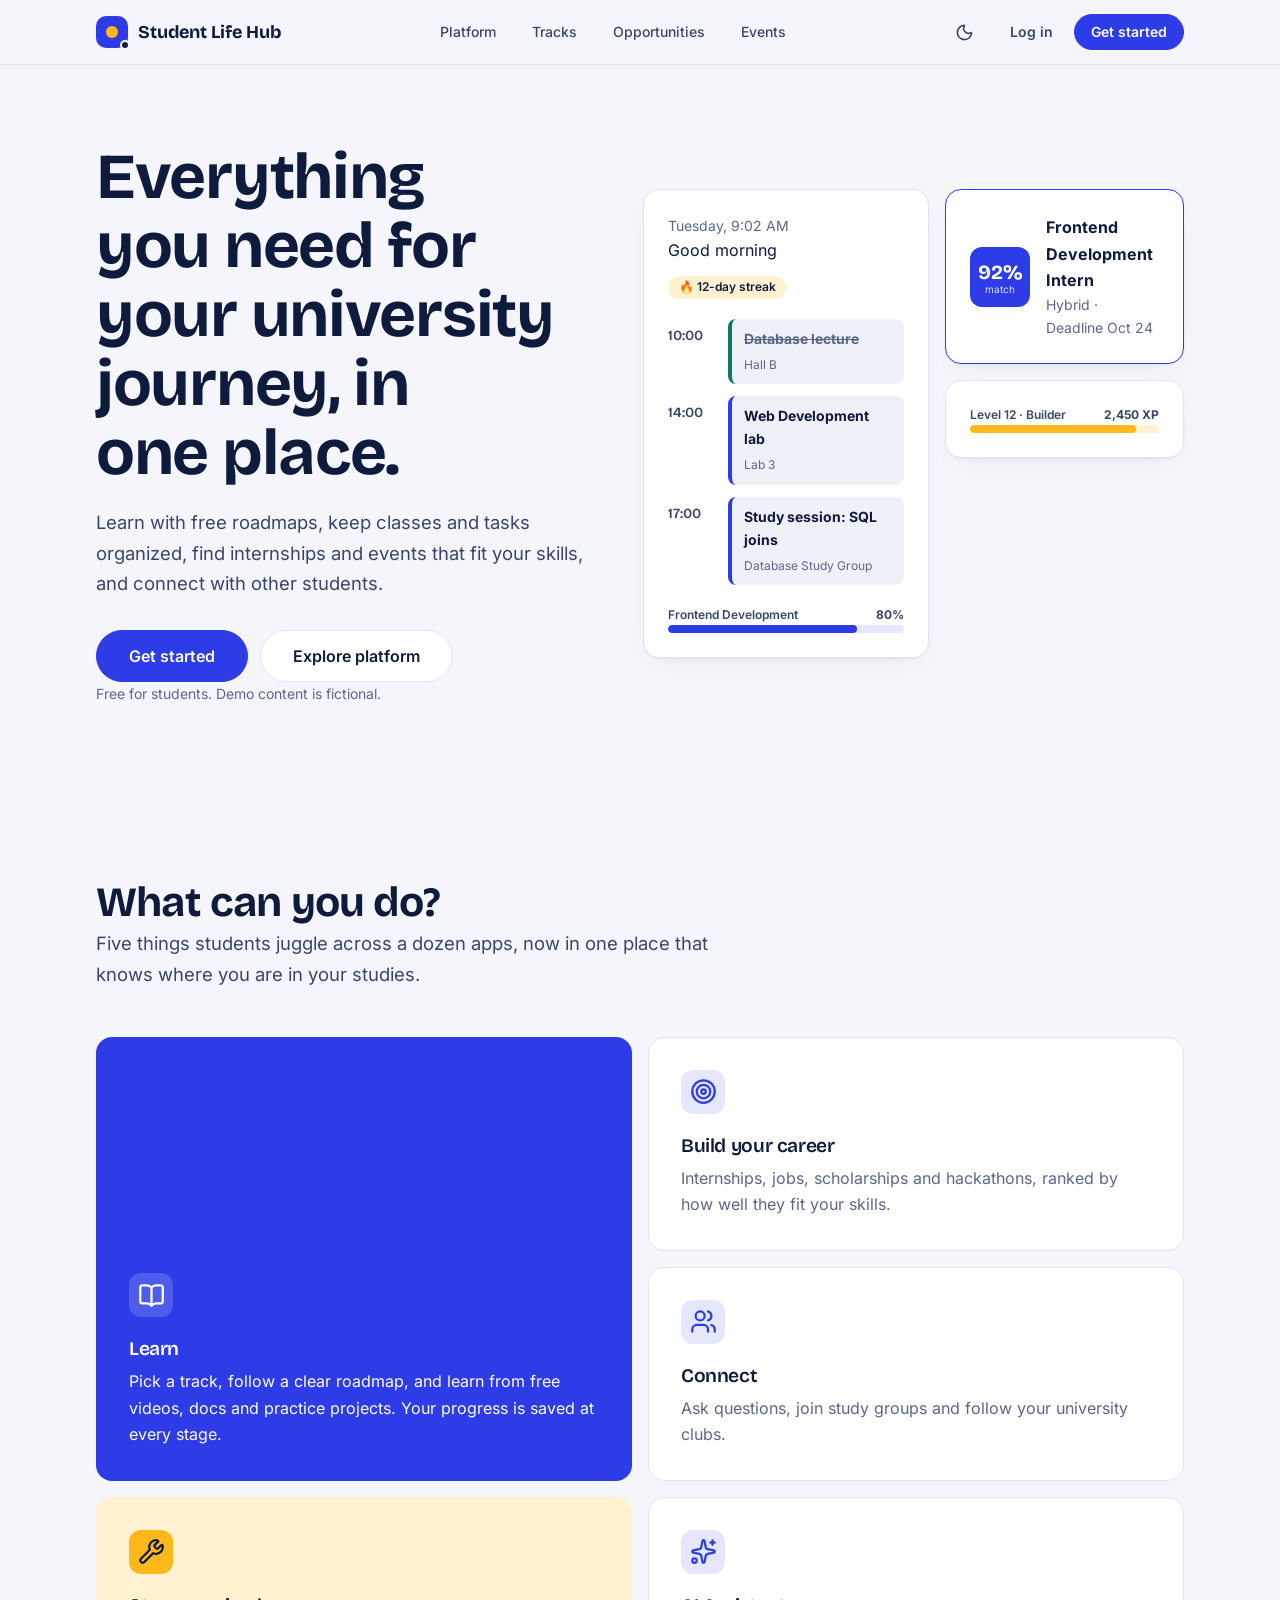
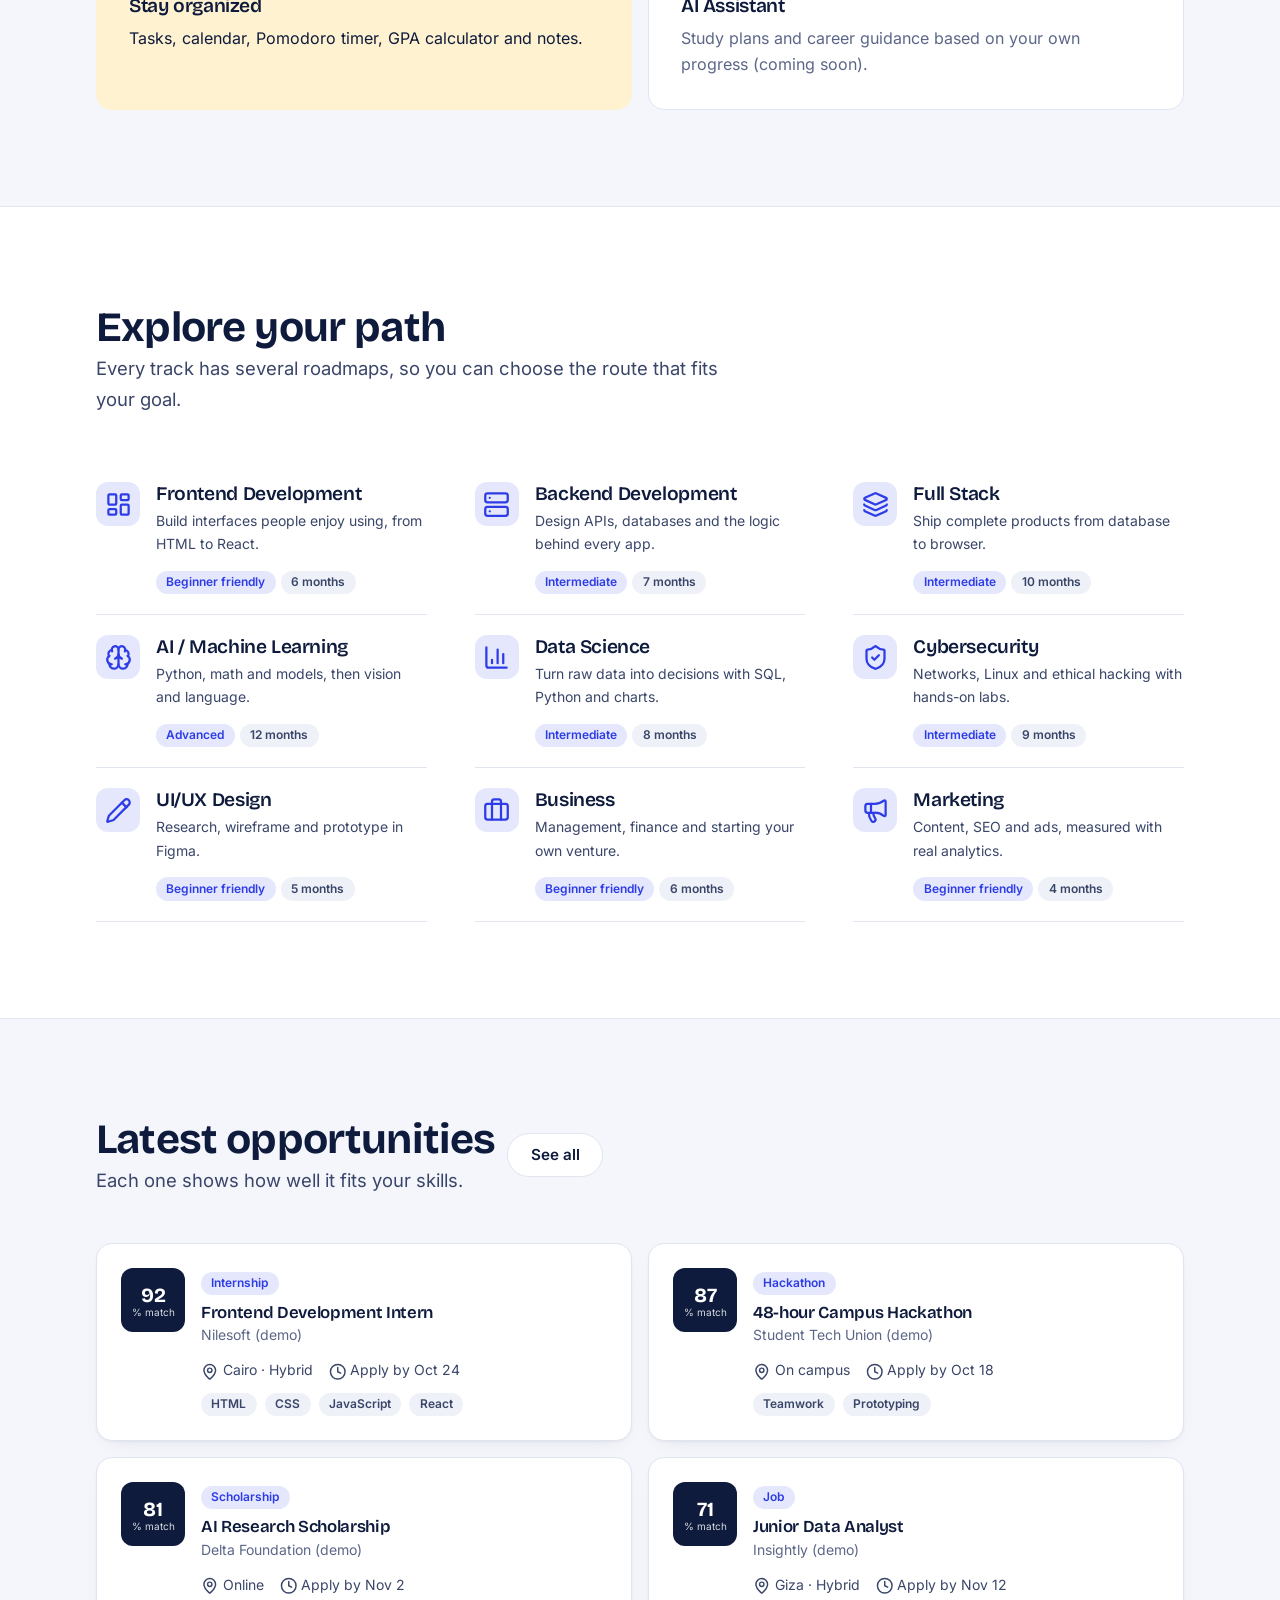
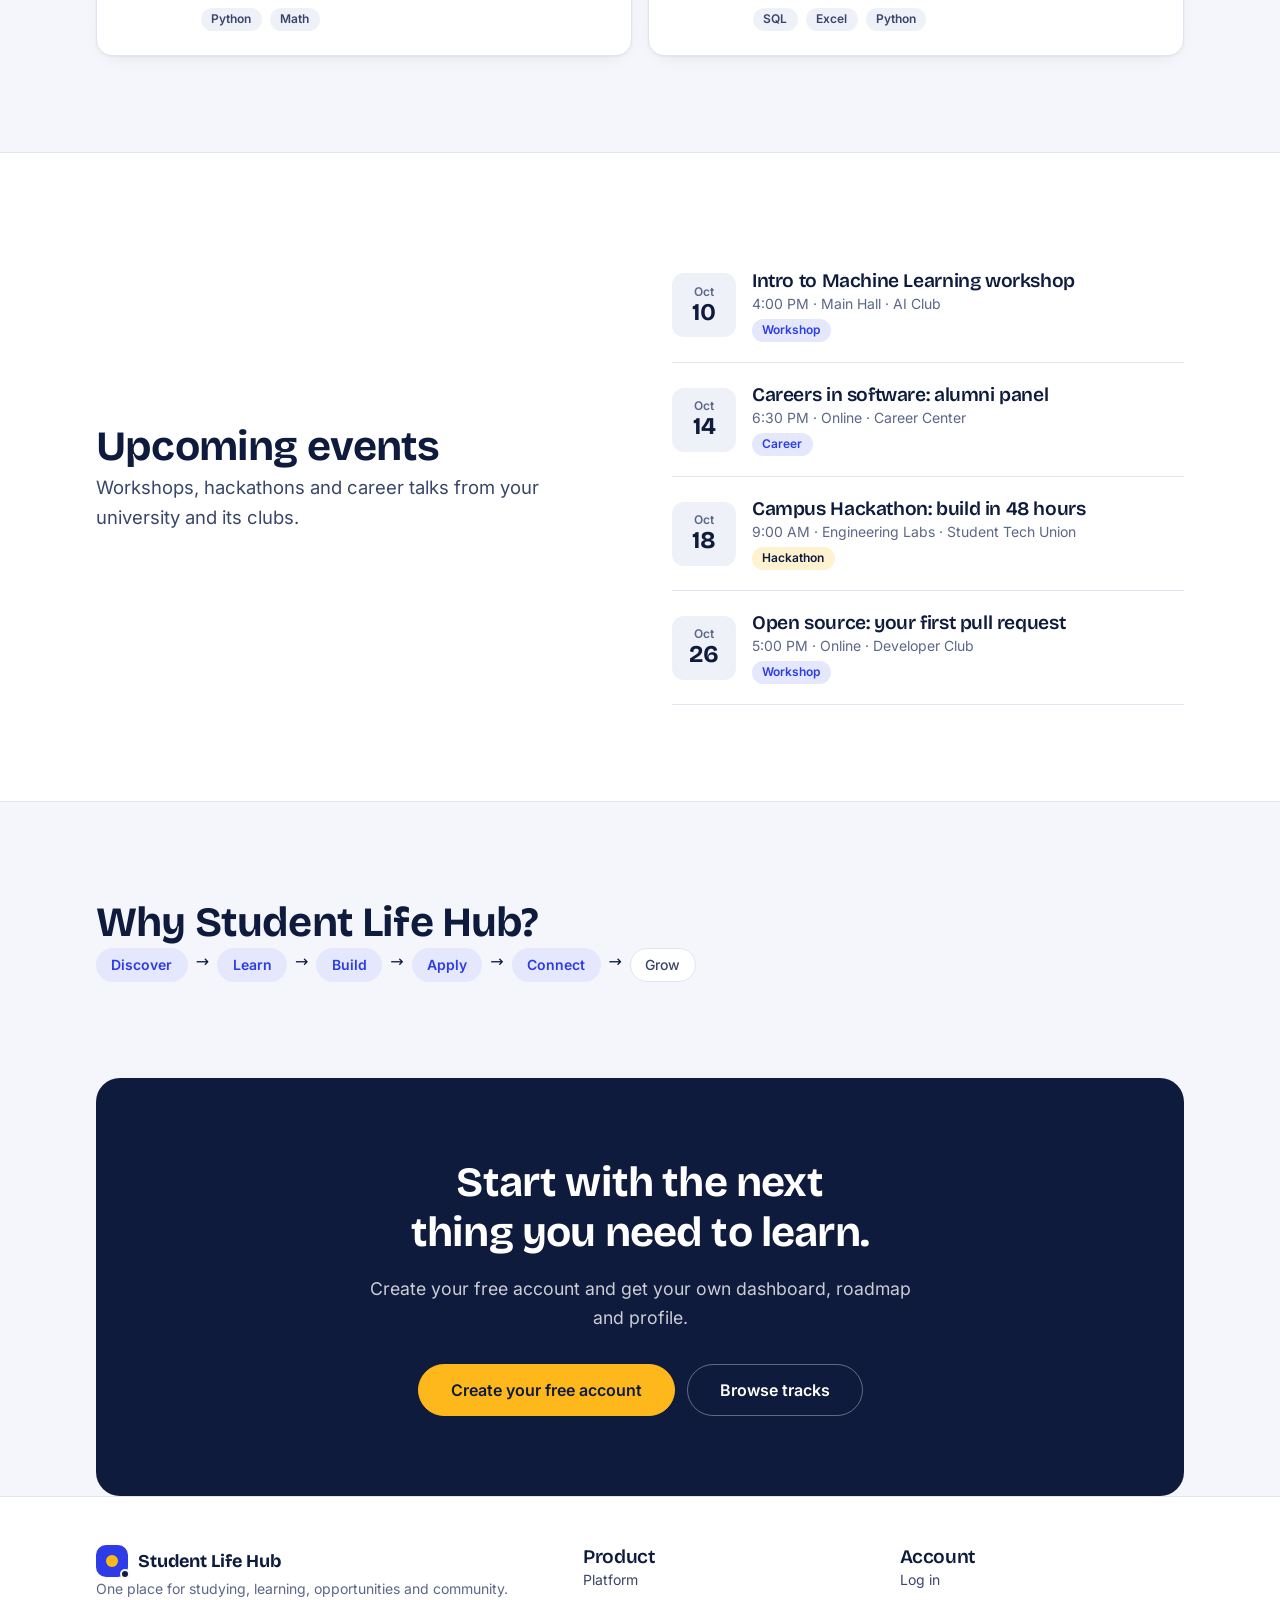
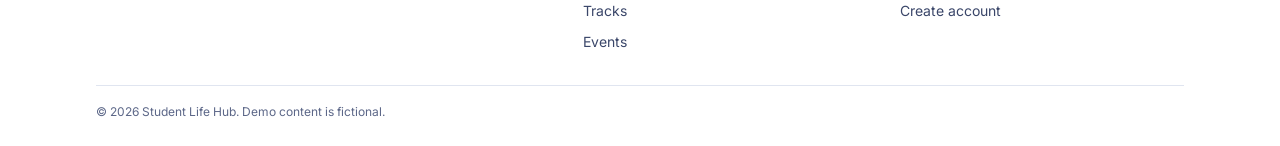
<file: index.html>
<!doctype html>
<html lang="en" dir="ltr">
<head>
  <meta charset="utf-8">
  <meta name="viewport" content="width=device-width, initial-scale=1">
  <title>Student Life Hub | Everything for your university journey</title>
  <meta name="description" content="Learn with free roadmaps, organize your studies, find opportunities and connect with other students, all in one place.">
  <meta name="theme-color" content="#f4f6fb">

  <!-- Open Graph -->
  <meta property="og:title" content="Student Life Hub">
  <meta property="og:description" content="Everything you need for your university journey, in one place.">
  <meta property="og:type" content="website">

  <!-- Scripts & Stylesheets -->
  <script src="js/theme-init.js"></script>
  <link rel="stylesheet" href="css/variables.css">
  <link rel="stylesheet" href="css/base.css">
  <link rel="stylesheet" href="css/components.css">
  <link rel="stylesheet" href="css/layout.css">
  <link rel="stylesheet" href="css/pages.css">
</head>
<body>
  <a class="skip-link" href="#main">Skip to content</a>

  <!-- Header -->
  <header class="site-header">
    <div class="container nav">
      <a class="logo" href="index.html">
        <span class="logo__mark" aria-hidden="true"></span>
        Student Life Hub
      </a>

      <nav class="nav__links" aria-label="Primary">
        <a class="nav__link" href="#platform">Platform</a>
        <a class="nav__link" href="#tracks">Tracks</a>
        <a class="nav__link" href="#opportunities">Opportunities</a>
        <a class="nav__link" href="#events">Events</a>
      </nav>

      <div class="nav__end">
        <button type="button" class="btn btn--ghost btn--icon theme-toggle" data-theme-toggle aria-label="Toggle theme">
          <i class="icon i-moon" data-icon="moon"></i>
          <i class="icon i-sun" data-icon="sun"></i>
        </button>

        <div class="nav__actions">
          <a class="btn btn--ghost btn--sm" href="pages/auth/login.html">Log in</a>
          <a class="btn btn--primary btn--sm" href="pages/auth/register.html">Get started</a>
        </div>

        <button type="button" class="btn btn--ghost btn--icon nav__toggle" data-nav-toggle aria-expanded="false" aria-controls="mobile-menu" aria-label="Open menu">
          <i class="icon" data-icon="menu"></i>
        </button>
      </div>
    </div>

    <!-- Mobile Navigation -->
    <div class="nav__menu" id="mobile-menu" hidden>
      <div class="container">
        <a class="nav__link" href="#platform">Platform</a>
        <a class="nav__link" href="#tracks">Tracks</a>
        <a class="nav__link" href="#opportunities">Opportunities</a>
        <a class="nav__link" href="#events">Events</a>
        <div class="form-grid form-grid--2 u-mt-3">
          <a class="btn" href="pages/auth/login.html">Log in</a>
          <a class="btn btn--primary" href="pages/auth/register.html">Get started</a>
        </div>
      </div>
    </div>
  </header>

  <!-- Main Content -->
  <main id="main">
    <!-- Hero Section -->
    <div class="container">
      <section class="hero" aria-labelledby="hero-title">
        <div>
          <h1 id="hero-title">Everything you need for your university journey, in one place.</h1>
          <p class="lead">Learn with free roadmaps, keep classes and tasks organized, find internships and events that fit your skills, and connect with other students.</p>
          <div class="cluster">
            <a class="btn btn--primary btn--lg" href="pages/auth/register.html">Get started</a>
            <a class="btn btn--lg" href="#platform">Explore platform</a>
          </div>
          <p class="small muted u-mt-4">Free for students. Demo content is fictional.</p>
        </div>

        <!-- Dashboard Visual Preview -->
        <div class="hero__visual">
          <div class="card day">
            <div class="cluster u-flex-between u-items-start">
              <div>
                <p class="small muted">Tuesday, 9:02 AM</p>
                <p class="display-title">Good morning</p>
              </div>
              <span class="badge badge--accent">🔥 12-day streak</span>
            </div>

            <ul class="schedule reset">
              <li>
                <time>10:00</time>
                <div class="slot slot--done">
                  <strong>Database lecture</strong>
                  <span>Hall B</span>
                </div>
              </li>
              <li>
                <time>14:00</time>
                <div class="slot">
                  <strong>Web Development lab</strong>
                  <span>Lab 3</span>
                </div>
              </li>
              <li>
                <time>17:00</time>
                <div class="slot">
                  <strong>Study session: SQL joins</strong>
                  <span>Database Study Group</span>
                </div>
              </li>
            </ul>

            <div class="card__footer">
              <div class="row-between text-sm u-mb-2">
                <span>Frontend Development</span>
                <b class="brand-text">80%</b>
              </div>
              <div class="progress">
                <span style="--v:80%"></span>
              </div>
            </div>
          </div>

          <div class="card match">
            <div class="score">
              <b>92%</b>
              <span>match</span>
            </div>
            <div>
              <strong class="text-sm">Frontend Development Intern</strong>
              <p class="small muted">Hybrid · Deadline Oct 24</p>
            </div>
          </div>

          <div class="card">
            <div class="row-between text-sm">
              <span>Level 12 · Builder</span>
              <b>2,450 XP</b>
            </div>
            <div class="progress progress--accent u-mt-2">
              <span style="--v:88%"></span>
            </div>
          </div>
        </div>
      </section>
    </div>

    <!-- Platform Features Section -->
    <section class="section container" id="platform" aria-labelledby="platform-title">
      <h2 id="platform-title">What can you do?</h2>
      <p class="lead u-mt-2">Five things students juggle across a dozen apps, now in one place that knows where you are in your studies.</p>
      
      <div class="pillars">
        <article class="pillar pillar--learn">
          <span class="pillar__icon"><i class="icon" data-icon="book"></i></span>
          <h3 class="pillar__title">Learn</h3>
          <p>Pick a track, follow a clear roadmap, and learn from free videos, docs and practice projects. Your progress is saved at every stage.</p>
        </article>

        <article class="pillar">
          <span class="pillar__icon"><i class="icon" data-icon="target"></i></span>
          <h3>Build your career</h3>
          <p class="muted">Internships, jobs, scholarships and hackathons, ranked by how well they fit your skills.</p>
        </article>

        <article class="pillar">
          <span class="pillar__icon"><i class="icon" data-icon="users"></i></span>
          <h3>Connect</h3>
          <p class="muted">Ask questions, join study groups and follow your university clubs.</p>
        </article>

        <article class="pillar pillar--tools">
          <span class="pillar__icon"><i class="icon" data-icon="wrench"></i></span>
          <h3>Stay organized</h3>
          <p>Tasks, calendar, Pomodoro timer, GPA calculator and notes.</p>
        </article>

        <article class="pillar">
          <span class="pillar__icon"><i class="icon" data-icon="sparkles"></i></span>
          <h3>AI Assistant</h3>
          <p class="muted">Study plans and career guidance based on your own progress (coming soon).</p>
        </article>
      </div>
    </section>

    <!-- Tracks Section -->
    <div class="section--surface section" id="tracks">
      <div class="container">
        <h2>Explore your path</h2>
        <p class="lead u-mt-2">Every track has several roadmaps, so you can choose the route that fits your goal.</p>
        <ul class="tracks" id="tracks-list"></ul>
      </div>
    </div>

    <!-- Opportunities Section -->
    <section class="section container" id="opportunities">
      <div class="cluster u-flex-between u-items-end">
        <div>
          <h2>Latest opportunities</h2>
          <p class="lead u-mt-2">Each one shows how well it fits your skills.</p>
        </div>
        <a class="btn" href="pages/auth/register.html">See all</a>
      </div>
      <div class="opps" id="opps-list"></div>
    </section>

    <!-- Events Section -->
    <div class="section--surface section" id="events">
      <div class="container split u-items-start">
        <div>
          <h2>Upcoming events</h2>
          <p class="lead u-mt-2">Workshops, hackathons and career talks from your university and its clubs.</p>
        </div>
        <ul class="events reset" id="events-list"></ul>
      </div>
    </div>

    <!-- Journey Steps -->
    <section class="section container" aria-labelledby="journey-title">
      <h2 id="journey-title">Why Student Life Hub?</h2>
      <div class="chips u-mt-5 u-gap-3">
        <span class="chip chip--brand chip--lg">Discover</span>
        <span aria-hidden="true">→</span>
        <span class="chip chip--brand chip--lg">Learn</span>
        <span aria-hidden="true">→</span>
        <span class="chip chip--brand chip--lg">Build</span>
        <span aria-hidden="true">→</span>
        <span class="chip chip--brand chip--lg">Apply</span>
        <span aria-hidden="true">→</span>
        <span class="chip chip--brand chip--lg">Connect</span>
        <span aria-hidden="true">→</span>
        <span class="chip chip--accent chip--lg">Grow</span>
      </div>
    </section>

    <!-- Call to Action -->
    <section class="container u-pb-8" aria-labelledby="cta-title">
      <div class="cta">
        <h2 id="cta-title">Start with the next thing you need to learn.</h2>
        <p>Create your free account and get your own dashboard, roadmap and profile.</p>
        <div class="cluster">
          <a class="btn btn--accent btn--lg" href="pages/auth/register.html">Create your free account</a>
          <a class="btn btn--inverse btn--lg" href="#tracks">Browse tracks</a>
        </div>
      </div>
    </section>
  </main>

  <!-- Footer -->
  <footer class="site-footer">
    <div class="container">
      <div class="footer__grid">
        <div>
          <a class="logo" href="index.html">
            <span class="logo__mark" aria-hidden="true"></span>
            Student Life Hub
          </a>
          <p class="small muted u-mt-3 u-max-w-xs">One place for studying, learning, opportunities and community.</p>
        </div>
        <div>
          <h3>Product</h3>
          <ul>
            <li><a href="#platform">Platform</a></li>
            <li><a href="#tracks">Tracks</a></li>
            <li><a href="#events">Events</a></li>
          </ul>
        </div>
        <div>
          <h3>Account</h3>
          <ul>
            <li><a href="pages/auth/login.html">Log in</a></li>
            <li><a href="pages/auth/register.html">Create account</a></li>
          </ul>
        </div>
      </div>
      <p class="footer__legal">© 2026 Student Life Hub. Demo content is fictional.</p>
    </div>
  </footer>

  <!-- Scripts -->
  <script src="js/icons.js"></script>
  <script src="js/core.js"></script>
  <script src="js/data.js"></script>
  <script src="js/landing.js"></script>
</body>
</html>
</file>
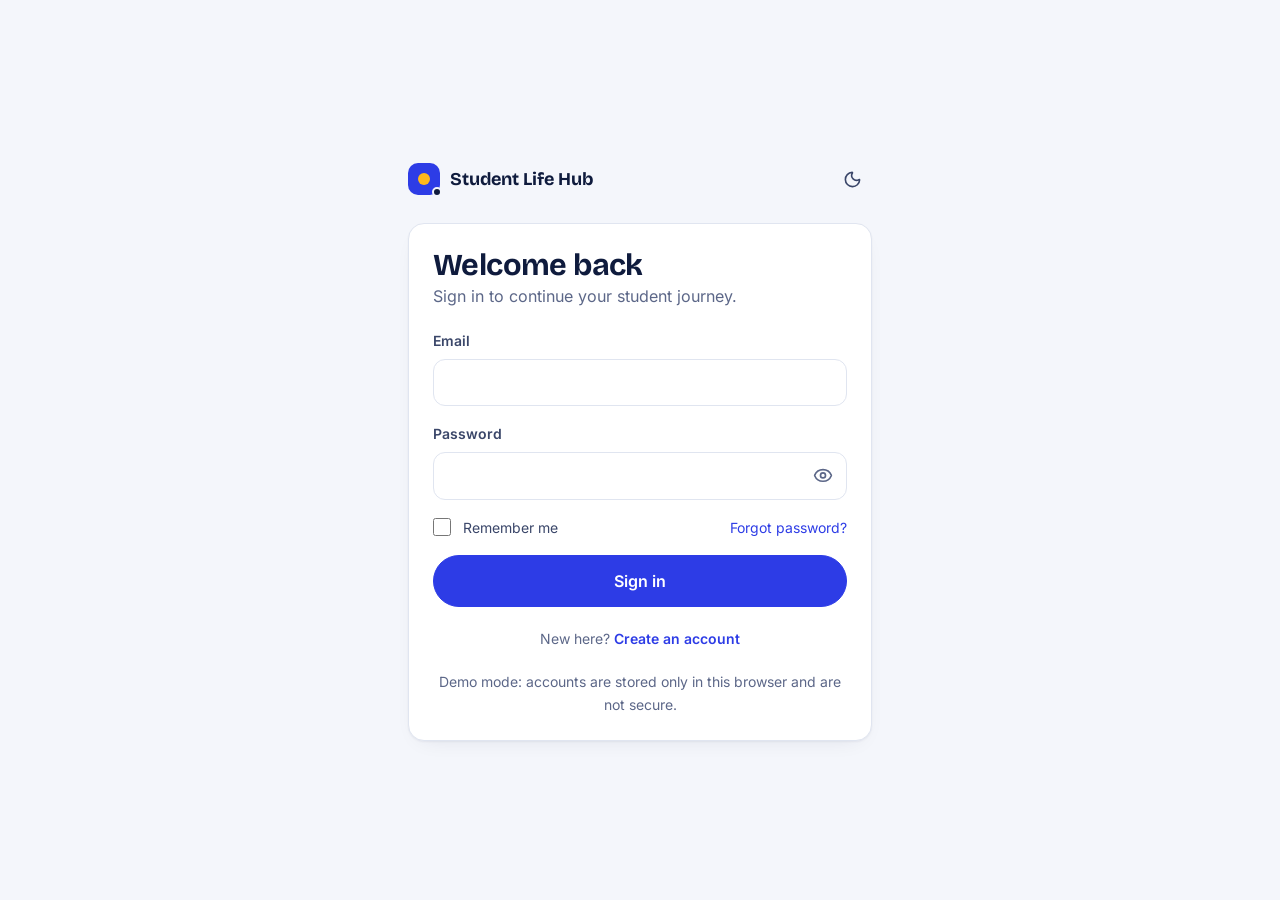
<file: pages/app/assistant.html>
<!doctype html>
<html lang="en" dir="ltr">
<head>
<meta charset="utf-8">
<meta name="viewport" content="width=device-width, initial-scale=1">
<title>AI Assistant | Student Life Hub</title>
<meta name="description" content="Student Life Hub: learn, organize, find opportunities and connect, all in one place.">
<meta name="theme-color" content="#f4f6fb">
<meta property="og:title" content="AI Assistant | Student Life Hub"><meta property="og:description" content="Student Life Hub: learn, organize, find opportunities and connect, all in one place."><meta property="og:type" content="website">
<script src="../../js/theme-init.js"></script>
<link rel="stylesheet" href="../../css/variables.css"><link rel="stylesheet" href="../../css/base.css"><link rel="stylesheet" href="../../css/components.css"><link rel="stylesheet" href="../../css/layout.css"><link rel="stylesheet" href="../../css/pages.css">
</head>
<body data-guard="protected" data-page="assistant">
<a class="skip-link" href="#main">Skip to content</a>
<main class="app-main" id="main"><div class="app-main__inner">
<div class="page-head"><div><h1>AI Assistant</h1><p class="muted">Study plans and guidance from your own progress (preview).</p></div></div>
<div id="assistant-root"></div>
</div></main>
<script src="../../js/icons.js"></script>
<script src="../../js/core.js"></script>
<script src="../../js/data.js"></script>
<script src="../../js/learning.data.js"></script>
<script src="../../js/profile.store.js"></script>
<script src="../../js/auth.service.js"></script>
<script src="../../js/shell.js"></script>
<script src="../../js/assistant.js"></script>
</body>
</html>
</file>
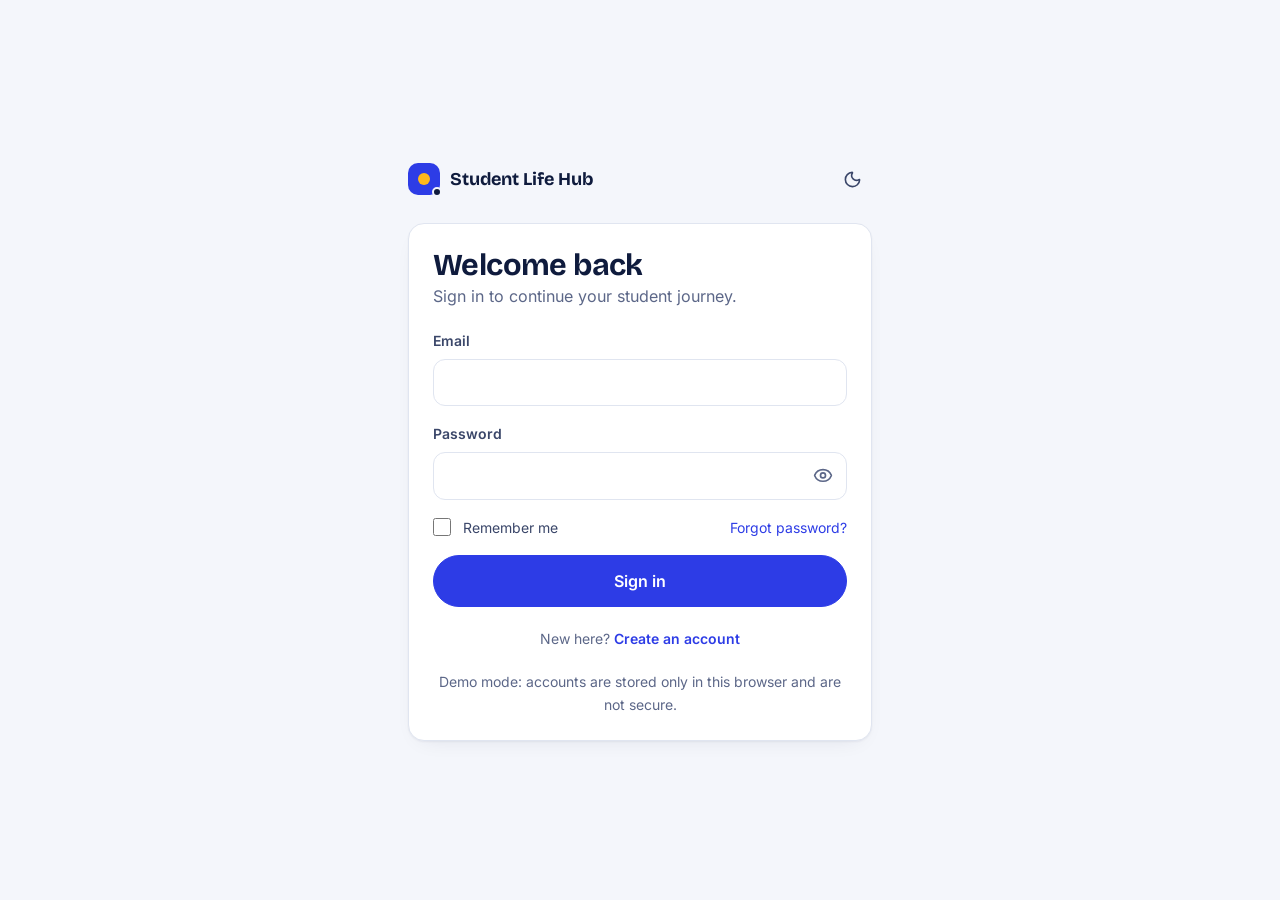
<file: pages/app/community.html>
<!doctype html>
<html lang="en" dir="ltr">
<head>
<meta charset="utf-8">
<meta name="viewport" content="width=device-width, initial-scale=1">
<title>Community | Student Life Hub</title>
<meta name="description" content="Student Life Hub: learn, organize, find opportunities and connect, all in one place.">
<meta name="theme-color" content="#f4f6fb">
<meta property="og:title" content="Community | Student Life Hub"><meta property="og:description" content="Student Life Hub: learn, organize, find opportunities and connect, all in one place."><meta property="og:type" content="website">
<script src="../../js/theme-init.js"></script>
<link rel="stylesheet" href="../../css/variables.css"><link rel="stylesheet" href="../../css/base.css"><link rel="stylesheet" href="../../css/components.css"><link rel="stylesheet" href="../../css/layout.css"><link rel="stylesheet" href="../../css/pages.css">
</head>
<body data-guard="protected" data-page="community">
<a class="skip-link" href="#main">Skip to content</a>
<main class="app-main" id="main"><div class="app-main__inner">
<div class="page-head"><div><h1>Community</h1><p class="muted">Join study groups and ask questions.</p></div></div>
<div id="community-root"></div>
</div></main>
<script src="../../js/icons.js"></script>
<script src="../../js/core.js"></script>
<script src="../../js/data.js"></script>
<script src="../../js/learning.data.js"></script>
<script src="../../js/profile.store.js"></script>
<script src="../../js/auth.service.js"></script>
<script src="../../js/shell.js"></script>
<script src="../../js/community.js"></script>
</body>
</html>
</file>
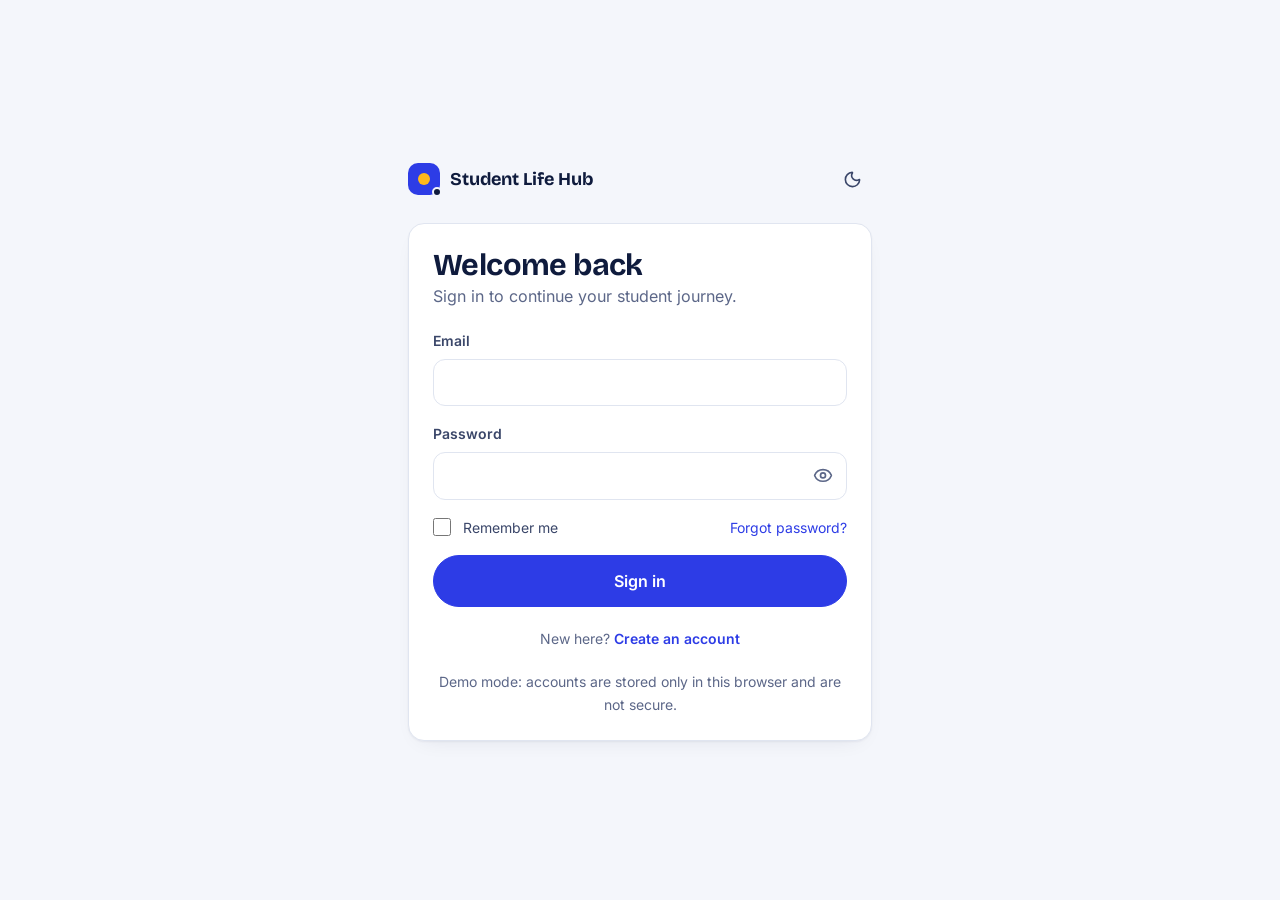
<file: pages/app/events.html>
<!doctype html>
<html lang="en" dir="ltr">
<head>
<meta charset="utf-8">
<meta name="viewport" content="width=device-width, initial-scale=1">
<title>Events | Student Life Hub</title>
<meta name="description" content="Student Life Hub: learn, organize, find opportunities and connect, all in one place.">
<meta name="theme-color" content="#f4f6fb">
<meta property="og:title" content="Events | Student Life Hub"><meta property="og:description" content="Student Life Hub: learn, organize, find opportunities and connect, all in one place."><meta property="og:type" content="website">
<script src="../../js/theme-init.js"></script>
<link rel="stylesheet" href="../../css/variables.css"><link rel="stylesheet" href="../../css/base.css"><link rel="stylesheet" href="../../css/components.css"><link rel="stylesheet" href="../../css/layout.css"><link rel="stylesheet" href="../../css/pages.css">
</head>
<body data-guard="protected" data-page="events">
<a class="skip-link" href="#main">Skip to content</a>
<main class="app-main" id="main"><div class="app-main__inner">
<div class="page-head"><div><h1>Events</h1><p class="muted">Workshops, hackathons and university events. Say you're going and get a reminder.</p></div></div>
<div id="events-root"></div>
</div></main>
<script src="../../js/icons.js"></script>
<script src="../../js/core.js"></script>
<script src="../../js/data.js"></script>
<script src="../../js/learning.data.js"></script>
<script src="../../js/profile.store.js"></script>
<script src="../../js/auth.service.js"></script>
<script src="../../js/shell.js"></script>
<script src="../../js/events.js"></script>
</body>
</html>
</file>
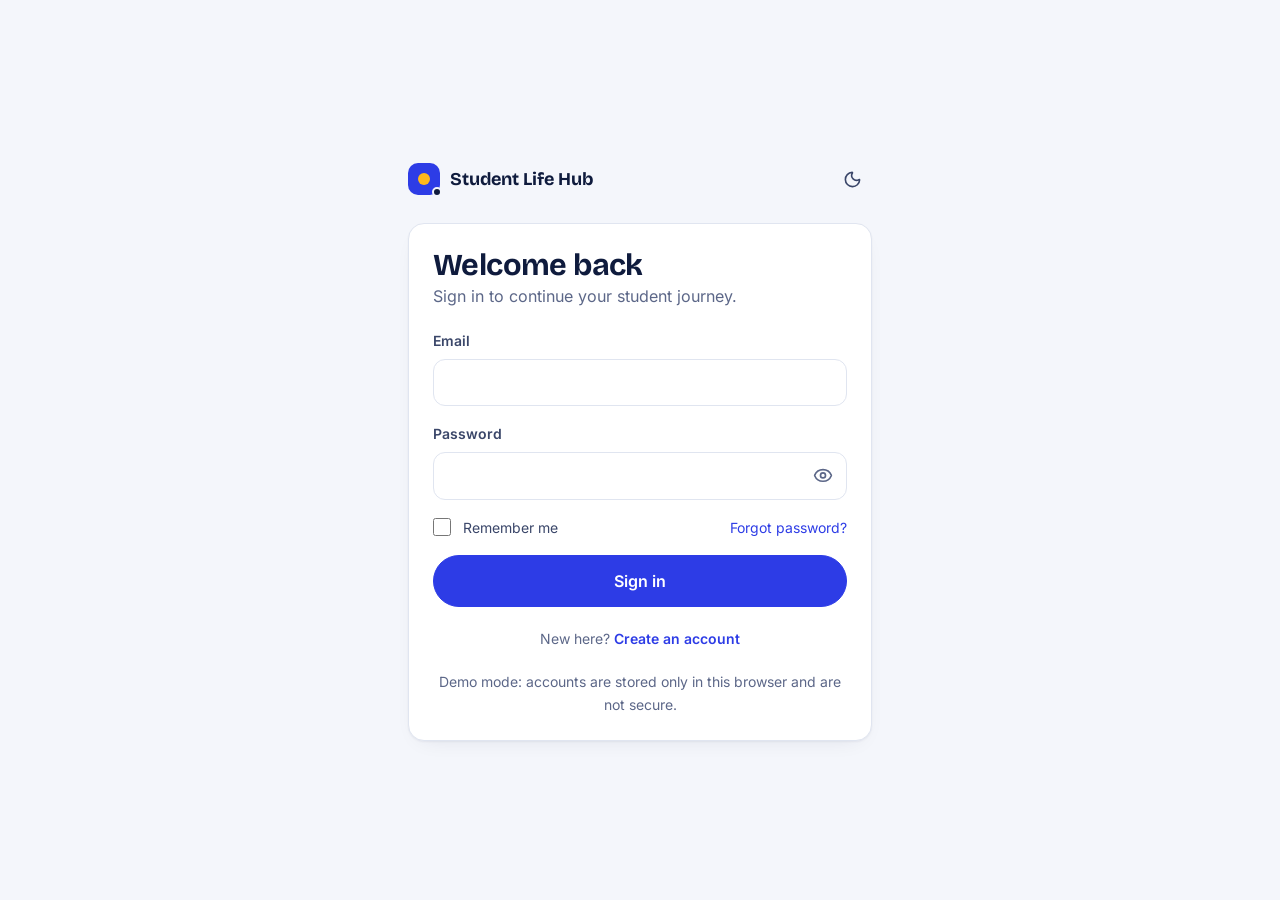
<file: pages/app/home.html>
<!doctype html>
<html lang="en" dir="ltr">
<head>
<meta charset="utf-8">
<meta name="viewport" content="width=device-width, initial-scale=1">
<title>Home | Student Life Hub</title>
<meta name="description" content="Student Life Hub: learn, organize, find opportunities and connect, all in one place.">
<meta name="theme-color" content="#f4f6fb">
<meta property="og:title" content="Home | Student Life Hub"><meta property="og:description" content="Student Life Hub: learn, organize, find opportunities and connect, all in one place."><meta property="og:type" content="website">
<script src="../../js/theme-init.js"></script>
<link rel="stylesheet" href="../../css/variables.css"><link rel="stylesheet" href="../../css/base.css"><link rel="stylesheet" href="../../css/components.css"><link rel="stylesheet" href="../../css/layout.css"><link rel="stylesheet" href="../../css/pages.css">
</head>
<body data-guard="protected" data-page="home">
<a class="skip-link" href="#main">Skip to content</a>
<main class="app-main" id="main"><div class="app-main__inner">
<div id="dash"></div>
</div></main>
<script src="../../js/icons.js"></script>
<script src="../../js/core.js"></script>
<script src="../../js/data.js"></script>
<script src="../../js/learning.data.js"></script>
<script src="../../js/profile.store.js"></script>
<script src="../../js/auth.service.js"></script>
<script src="../../js/shell.js"></script>
<script src="../../js/home.js"></script>
</body>
</html>
</file>
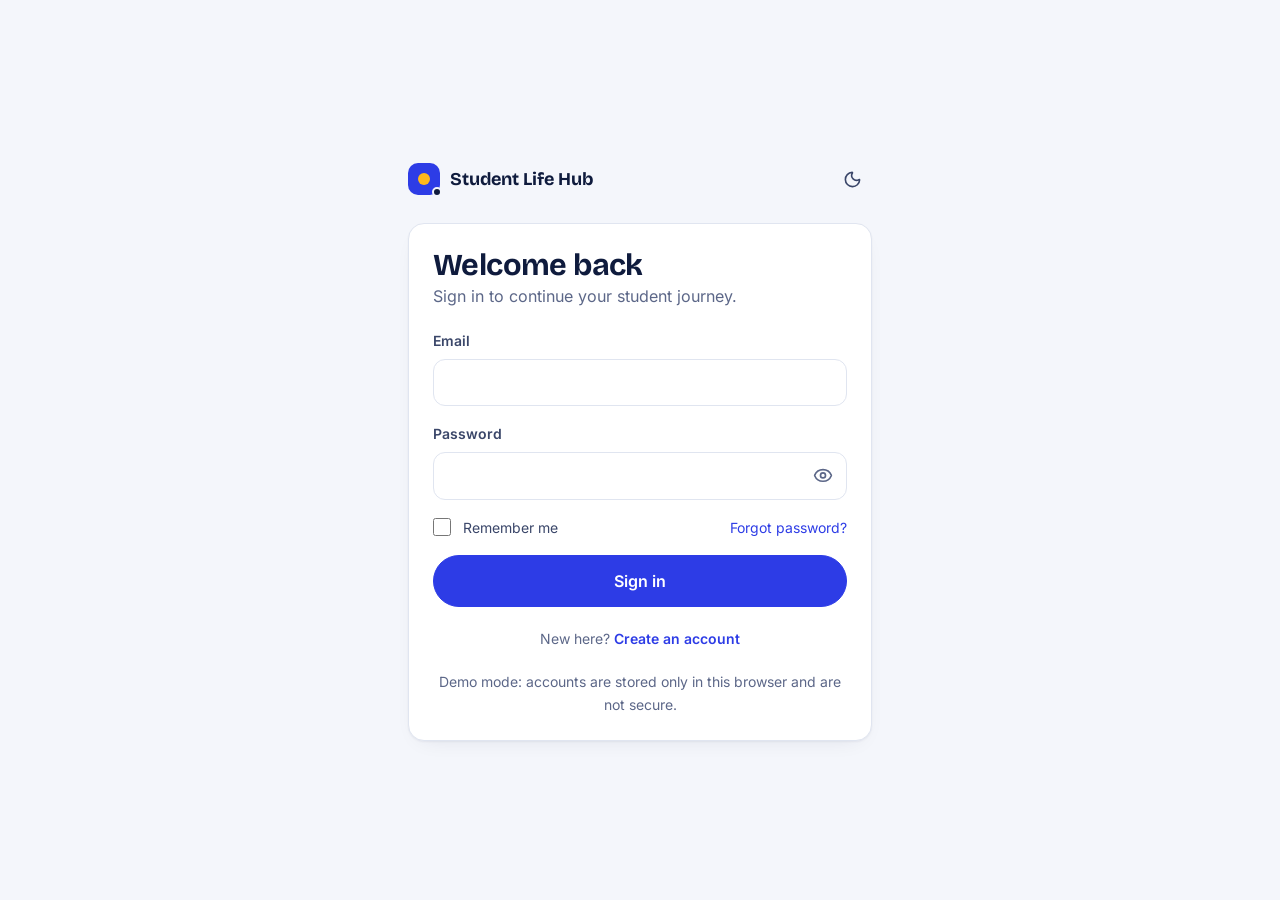
<file: pages/app/learning.html>
<!doctype html>
<html lang="en" dir="ltr">
<head>
<meta charset="utf-8">
<meta name="viewport" content="width=device-width, initial-scale=1">
<title>My Learning | Student Life Hub</title>
<meta name="description" content="Student Life Hub: learn, organize, find opportunities and connect, all in one place.">
<meta name="theme-color" content="#f4f6fb">
<meta property="og:title" content="My Learning | Student Life Hub"><meta property="og:description" content="Student Life Hub: learn, organize, find opportunities and connect, all in one place."><meta property="og:type" content="website">
<script src="../../js/theme-init.js"></script>
<link rel="stylesheet" href="../../css/variables.css"><link rel="stylesheet" href="../../css/base.css"><link rel="stylesheet" href="../../css/components.css"><link rel="stylesheet" href="../../css/layout.css"><link rel="stylesheet" href="../../css/pages.css">
</head>
<body data-guard="protected" data-page="learning">
<a class="skip-link" href="#main">Skip to content</a>
<main class="app-main" id="main"><div class="app-main__inner">

<div id="learn-root"></div>
</div></main>
<script src="../../js/icons.js"></script>
<script src="../../js/core.js"></script>
<script src="../../js/data.js"></script>
<script src="../../js/learning.data.js"></script>
<script src="../../js/profile.store.js"></script>
<script src="../../js/auth.service.js"></script>
<script src="../../js/shell.js"></script>
<script src="../../js/learning.js"></script>
</body>
</html>
</file>
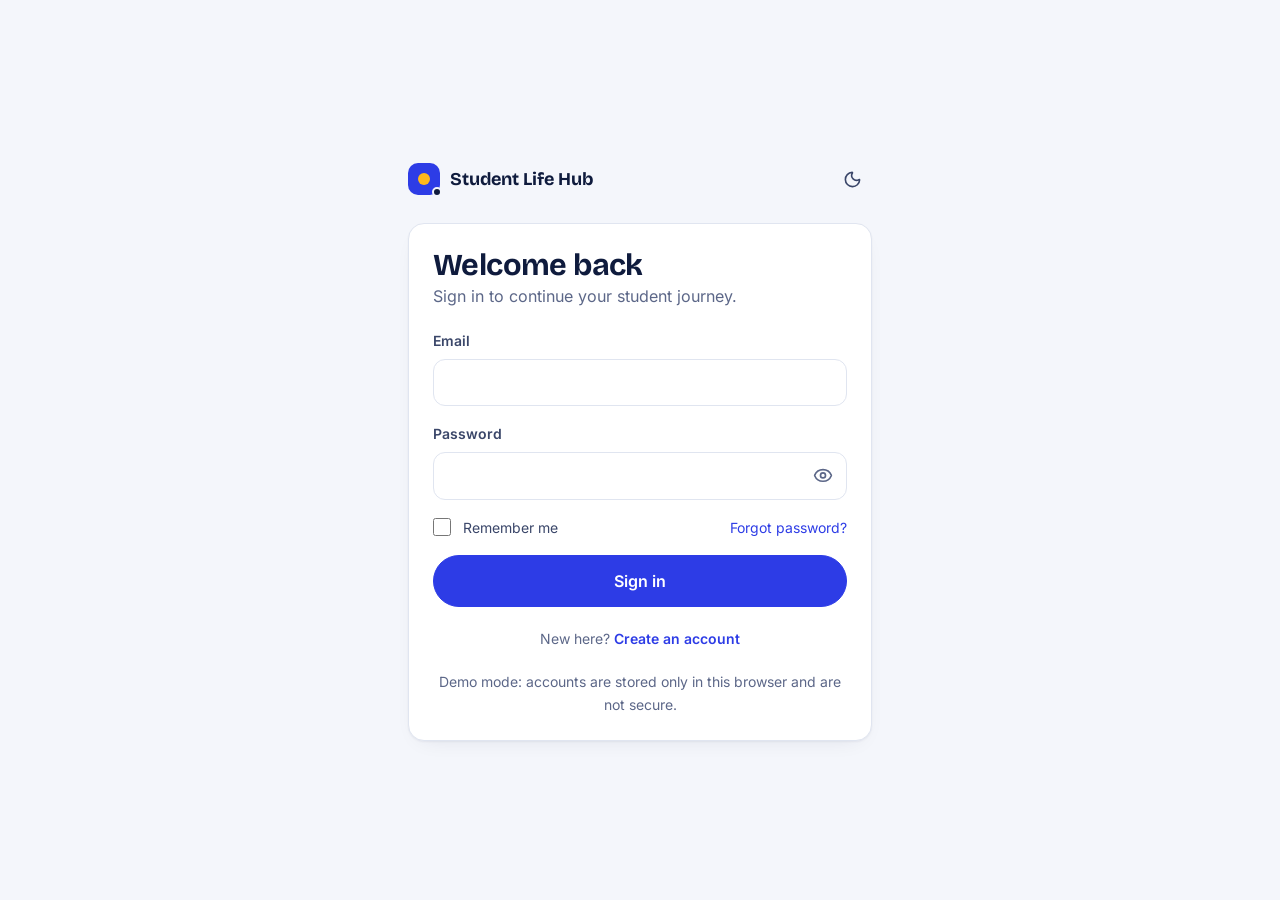
<file: pages/app/opportunities.html>
<!doctype html>
<html lang="en" dir="ltr">
<head>
<meta charset="utf-8">
<meta name="viewport" content="width=device-width, initial-scale=1">
<title>Opportunities | Student Life Hub</title>
<meta name="description" content="Student Life Hub: learn, organize, find opportunities and connect, all in one place.">
<meta name="theme-color" content="#f4f6fb">
<meta property="og:title" content="Opportunities | Student Life Hub"><meta property="og:description" content="Student Life Hub: learn, organize, find opportunities and connect, all in one place."><meta property="og:type" content="website">
<script src="../../js/theme-init.js"></script>
<link rel="stylesheet" href="../../css/variables.css"><link rel="stylesheet" href="../../css/base.css"><link rel="stylesheet" href="../../css/components.css"><link rel="stylesheet" href="../../css/layout.css"><link rel="stylesheet" href="../../css/pages.css">
</head>
<body data-guard="protected" data-page="opportunities">
<a class="skip-link" href="#main">Skip to content</a>
<main class="app-main" id="main"><div class="app-main__inner">
<div class="page-head"><div><h1>Opportunities</h1><p class="muted">Internships, scholarships and hackathons matched to your skills.</p></div></div>
<div id="opps-root"></div>
</div></main>
<script src="../../js/icons.js"></script>
<script src="../../js/core.js"></script>
<script src="../../js/data.js"></script>
<script src="../../js/learning.data.js"></script>
<script src="../../js/profile.store.js"></script>
<script src="../../js/auth.service.js"></script>
<script src="../../js/shell.js"></script>
<script src="../../js/opportunities.js"></script>
</body>
</html>
</file>
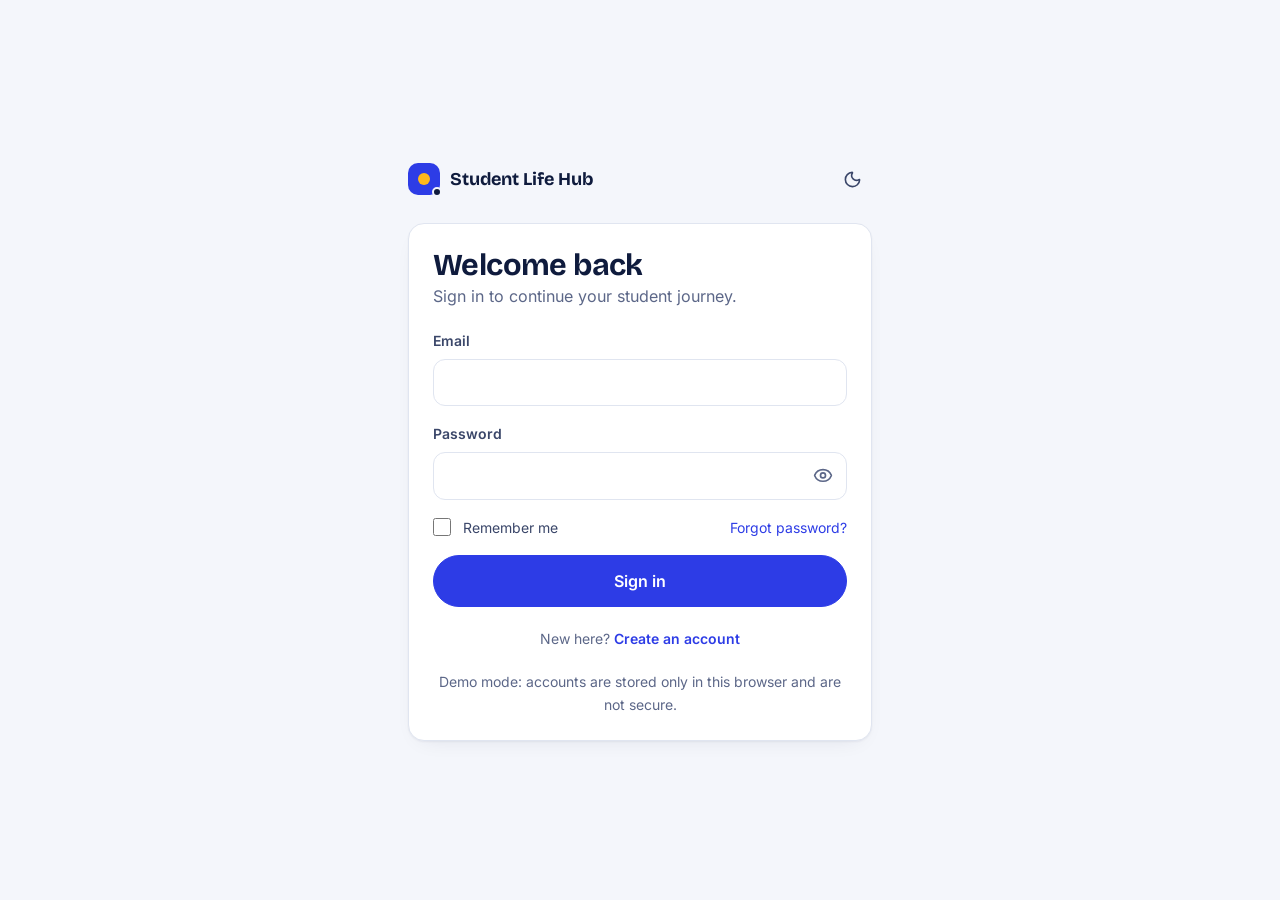
<file: pages/app/profile.html>
<!doctype html>
<html lang="en" dir="ltr">
<head>
<meta charset="utf-8">
<meta name="viewport" content="width=device-width, initial-scale=1">
<title>Profile | Student Life Hub</title>
<meta name="description" content="Student Life Hub: learn, organize, find opportunities and connect, all in one place.">
<meta name="theme-color" content="#f4f6fb">
<meta property="og:title" content="Profile | Student Life Hub"><meta property="og:description" content="Student Life Hub: learn, organize, find opportunities and connect, all in one place."><meta property="og:type" content="website">
<script src="../../js/theme-init.js"></script>
<link rel="stylesheet" href="../../css/variables.css"><link rel="stylesheet" href="../../css/base.css"><link rel="stylesheet" href="../../css/components.css"><link rel="stylesheet" href="../../css/layout.css"><link rel="stylesheet" href="../../css/pages.css">
</head>
<body data-guard="protected" data-page="profile">
<a class="skip-link" href="#main">Skip to content</a>
<main class="app-main" id="main"><div class="app-main__inner">
<div id="profile-root"></div>
</div></main>
<script src="../../js/icons.js"></script>
<script src="../../js/core.js"></script>
<script src="../../js/data.js"></script>
<script src="../../js/learning.data.js"></script>
<script src="../../js/profile.store.js"></script>
<script src="../../js/auth.service.js"></script>
<script src="../../js/shell.js"></script>
<script src="../../js/profile.js"></script>
</body>
</html>
</file>
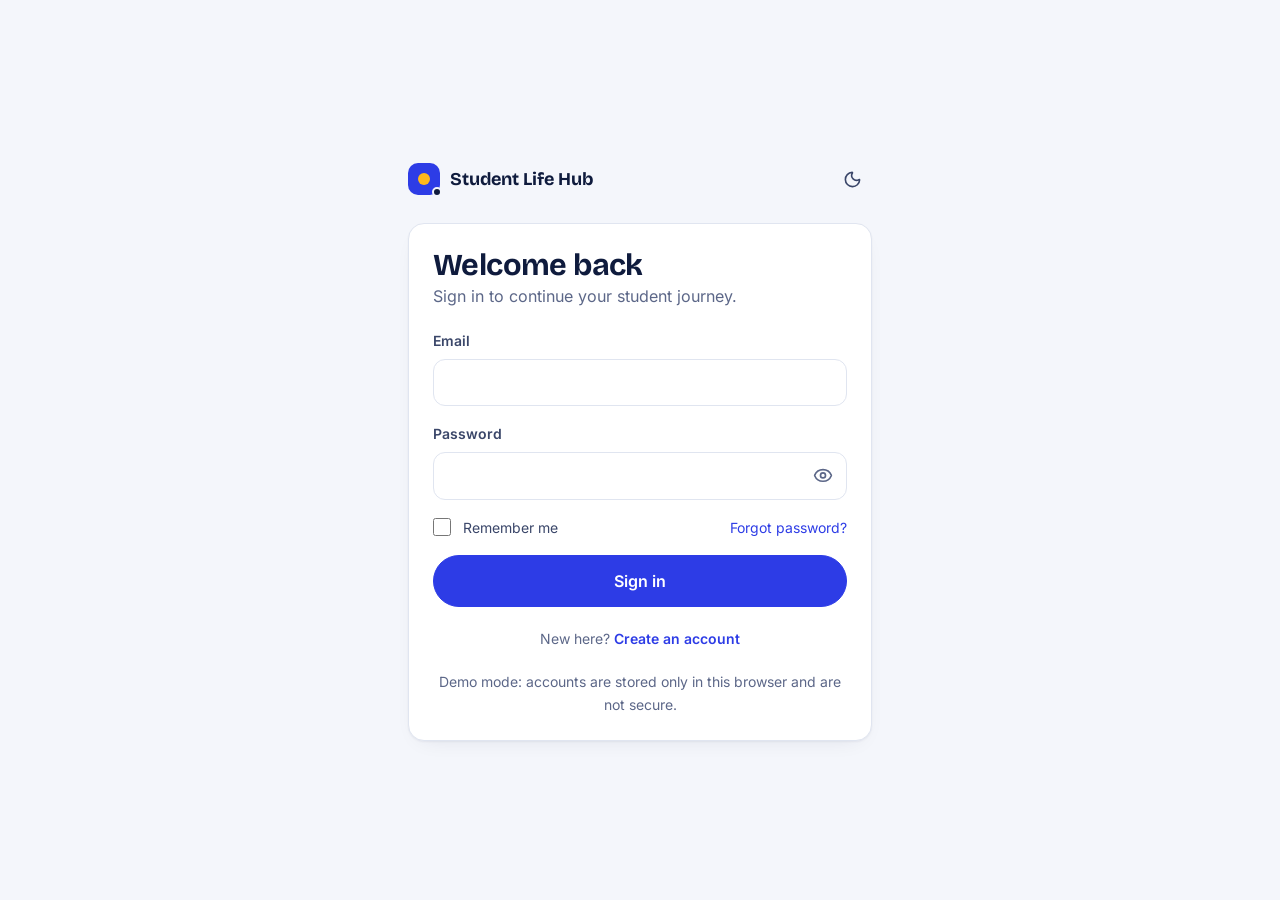
<file: pages/app/tools.html>
<!doctype html>
<html lang="en" dir="ltr">
<head>
<meta charset="utf-8">
<meta name="viewport" content="width=device-width, initial-scale=1">
<title>Tools | Student Life Hub</title>
<meta name="description" content="Student Life Hub: learn, organize, find opportunities and connect, all in one place.">
<meta name="theme-color" content="#f4f6fb">
<meta property="og:title" content="Tools | Student Life Hub"><meta property="og:description" content="Student Life Hub: learn, organize, find opportunities and connect, all in one place."><meta property="og:type" content="website">
<script src="../../js/theme-init.js"></script>
<link rel="stylesheet" href="../../css/variables.css"><link rel="stylesheet" href="../../css/base.css"><link rel="stylesheet" href="../../css/components.css"><link rel="stylesheet" href="../../css/layout.css"><link rel="stylesheet" href="../../css/pages.css">
</head>
<body data-guard="protected" data-page="tools">
<a class="skip-link" href="#main">Skip to content</a>
<main class="app-main" id="main"><div class="app-main__inner">
<div class="page-head"><div><h1>Tools</h1><p class="muted">To-do list, Pomodoro timer, GPA calculator and notes.</p></div></div>
<div id="tools-root"></div>
</div></main>
<script src="../../js/icons.js"></script>
<script src="../../js/core.js"></script>
<script src="../../js/data.js"></script>
<script src="../../js/learning.data.js"></script>
<script src="../../js/profile.store.js"></script>
<script src="../../js/auth.service.js"></script>
<script src="../../js/shell.js"></script>
<script src="../../js/tools.js"></script>
</body>
</html>
</file>
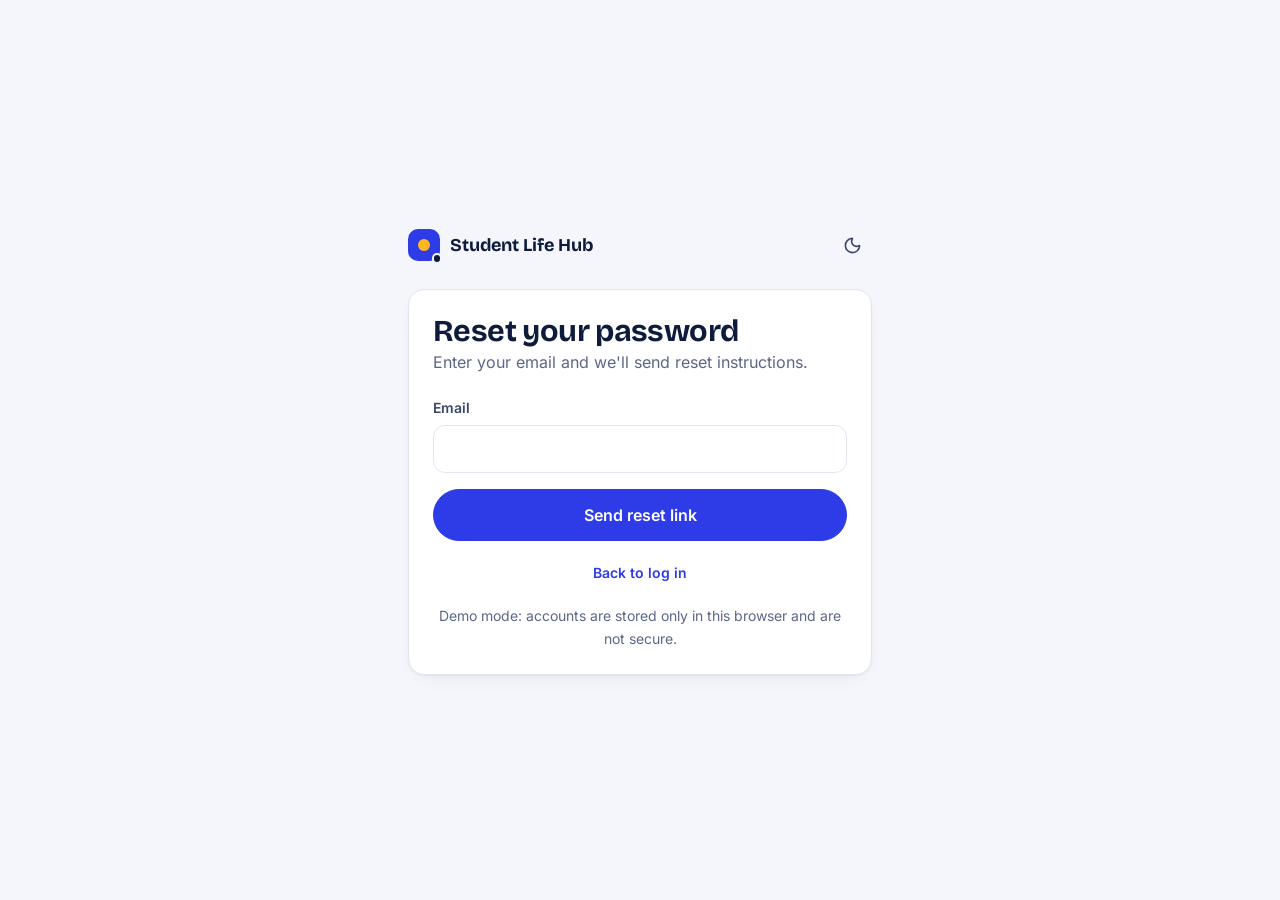
<file: pages/auth/forgot-password.html>
<!doctype html>
<html lang="en" dir="ltr">
<head>
<meta charset="utf-8">
<meta name="viewport" content="width=device-width, initial-scale=1">
<title>Forgot password | Student Life Hub</title>
<meta name="description" content="Student Life Hub: learn, organize, find opportunities and connect, all in one place.">
<meta name="theme-color" content="#f4f6fb">
<meta property="og:title" content="Forgot password | Student Life Hub"><meta property="og:description" content="Student Life Hub: learn, organize, find opportunities and connect, all in one place."><meta property="og:type" content="website">
<script src="../../js/theme-init.js"></script>
<link rel="stylesheet" href="../../css/variables.css"><link rel="stylesheet" href="../../css/base.css"><link rel="stylesheet" href="../../css/components.css"><link rel="stylesheet" href="../../css/layout.css"><link rel="stylesheet" href="../../css/pages.css">
</head>
<body data-guard="guest">
<a class="skip-link" href="#main">Skip to content</a>
<main class="auth" id="main">
  <div class="auth__top"><a class="logo" href="../../index.html"><span class="logo__mark" aria-hidden="true"></span>Student Life Hub</a>
  <button type="button" class="btn btn--ghost btn--icon theme-toggle" data-theme-toggle><i class="icon i-moon" data-icon="moon"></i><i class="icon i-sun" data-icon="sun"></i></button></div>
  <section class="card auth__card" aria-labelledby="t">
    <div><h1 id="t">Reset your password</h1><p class="muted">Enter your email and we'll send reset instructions.</p></div>
    <div id="form-alert" class="alert" role="alert" hidden><i class="icon" data-icon="info"></i><span></span></div>
    <form data-form="forgot" class="form-grid" novalidate>
      <div class="field"><label class="field__label" for="email">Email</label><input class="input" id="email" type="email" autocomplete="email" ><p class="field__error"></p></div>
      <button type="submit" class="btn btn--primary btn--lg btn--block">Send reset link</button>
    </form>
    <p class="small muted" style="text-align:center"><a style="color:var(--brand-text);font-weight:600" href="login.html">Back to log in</a></p>
    <p class="small muted" style="text-align:center">Demo mode: accounts are stored only in this browser and are not secure.</p>
  </section>
</main>
<script src="../../js/icons.js"></script>
<script src="../../js/core.js"></script>
<script src="../../js/data.js"></script>
<script src="../../js/profile.store.js"></script>
<script src="../../js/auth.service.js"></script>
<script src="../../js/auth-pages.js"></script>
</body>
</html>
</file>
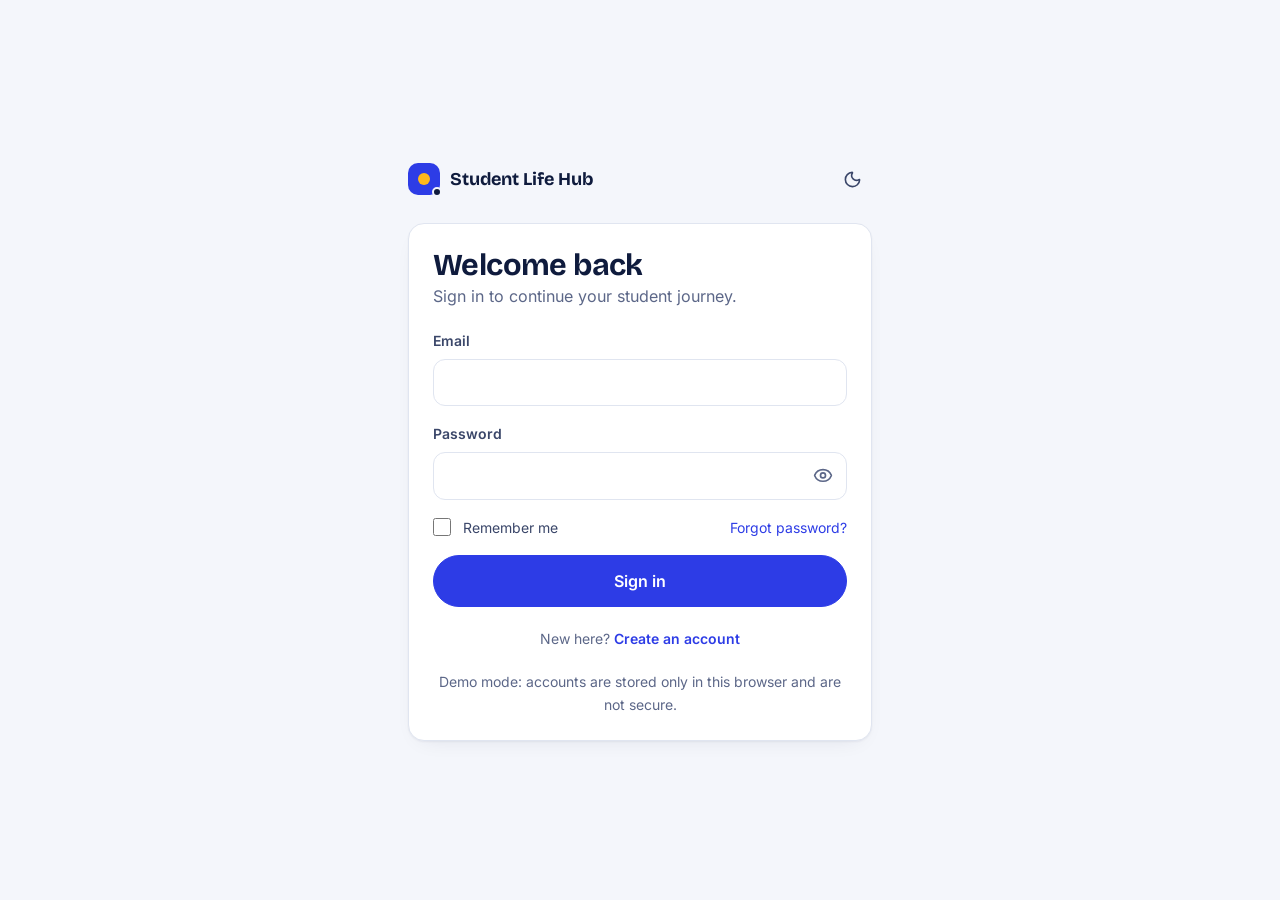
<file: pages/auth/login.html>
<!doctype html>
<html lang="en" dir="ltr">
<head>
<meta charset="utf-8">
<meta name="viewport" content="width=device-width, initial-scale=1">
<title>Log in | Student Life Hub</title>
<meta name="description" content="Student Life Hub: learn, organize, find opportunities and connect, all in one place.">
<meta name="theme-color" content="#f4f6fb">
<meta property="og:title" content="Log in | Student Life Hub"><meta property="og:description" content="Student Life Hub: learn, organize, find opportunities and connect, all in one place."><meta property="og:type" content="website">
<script src="../../js/theme-init.js"></script>
<link rel="stylesheet" href="../../css/variables.css"><link rel="stylesheet" href="../../css/base.css"><link rel="stylesheet" href="../../css/components.css"><link rel="stylesheet" href="../../css/layout.css"><link rel="stylesheet" href="../../css/pages.css">
</head>
<body data-guard="guest">
<a class="skip-link" href="#main">Skip to content</a>
<main class="auth" id="main">
  <div class="auth__top"><a class="logo" href="../../index.html"><span class="logo__mark" aria-hidden="true"></span>Student Life Hub</a>
  <button type="button" class="btn btn--ghost btn--icon theme-toggle" data-theme-toggle><i class="icon i-moon" data-icon="moon"></i><i class="icon i-sun" data-icon="sun"></i></button></div>
  <section class="card auth__card" aria-labelledby="t">
    <div><h1 id="t">Welcome back</h1><p class="muted">Sign in to continue your student journey.</p></div>
    <div id="form-alert" class="alert" role="alert" hidden><i class="icon" data-icon="info"></i><span></span></div>
    <form data-form="login" class="form-grid" novalidate>
      <div class="field"><label class="field__label" for="email">Email</label><input class="input" id="email" type="email" autocomplete="email" ><p class="field__error"></p></div>
      <div class="field"><label class="field__label" for="password">Password</label><div class="input-wrap"><input class="input" id="password" type="password" autocomplete="current-password"><button type="button" data-toggle-password="password" aria-label="Show password"><i class="icon" data-icon="eye"></i></button></div><p class="field__error"></p></div>
      <div class="cluster" style="justify-content:space-between"><label class="check"><input type="checkbox" id="remember"> Remember me</label><a class="small" style="color:var(--brand-text)" href="forgot-password.html">Forgot password?</a></div>
      <button type="submit" class="btn btn--primary btn--lg btn--block">Sign in</button>
    </form>
    <p class="small muted" style="text-align:center">New here? <a style="color:var(--brand-text);font-weight:600" href="register.html">Create an account</a></p>
    <p class="small muted" style="text-align:center">Demo mode: accounts are stored only in this browser and are not secure.</p>
  </section>
</main>
<script src="../../js/icons.js"></script>
<script src="../../js/core.js"></script>
<script src="../../js/data.js"></script>
<script src="../../js/profile.store.js"></script>
<script src="../../js/auth.service.js"></script>
<script src="../../js/auth-pages.js"></script>
</body>
</html>
</file>
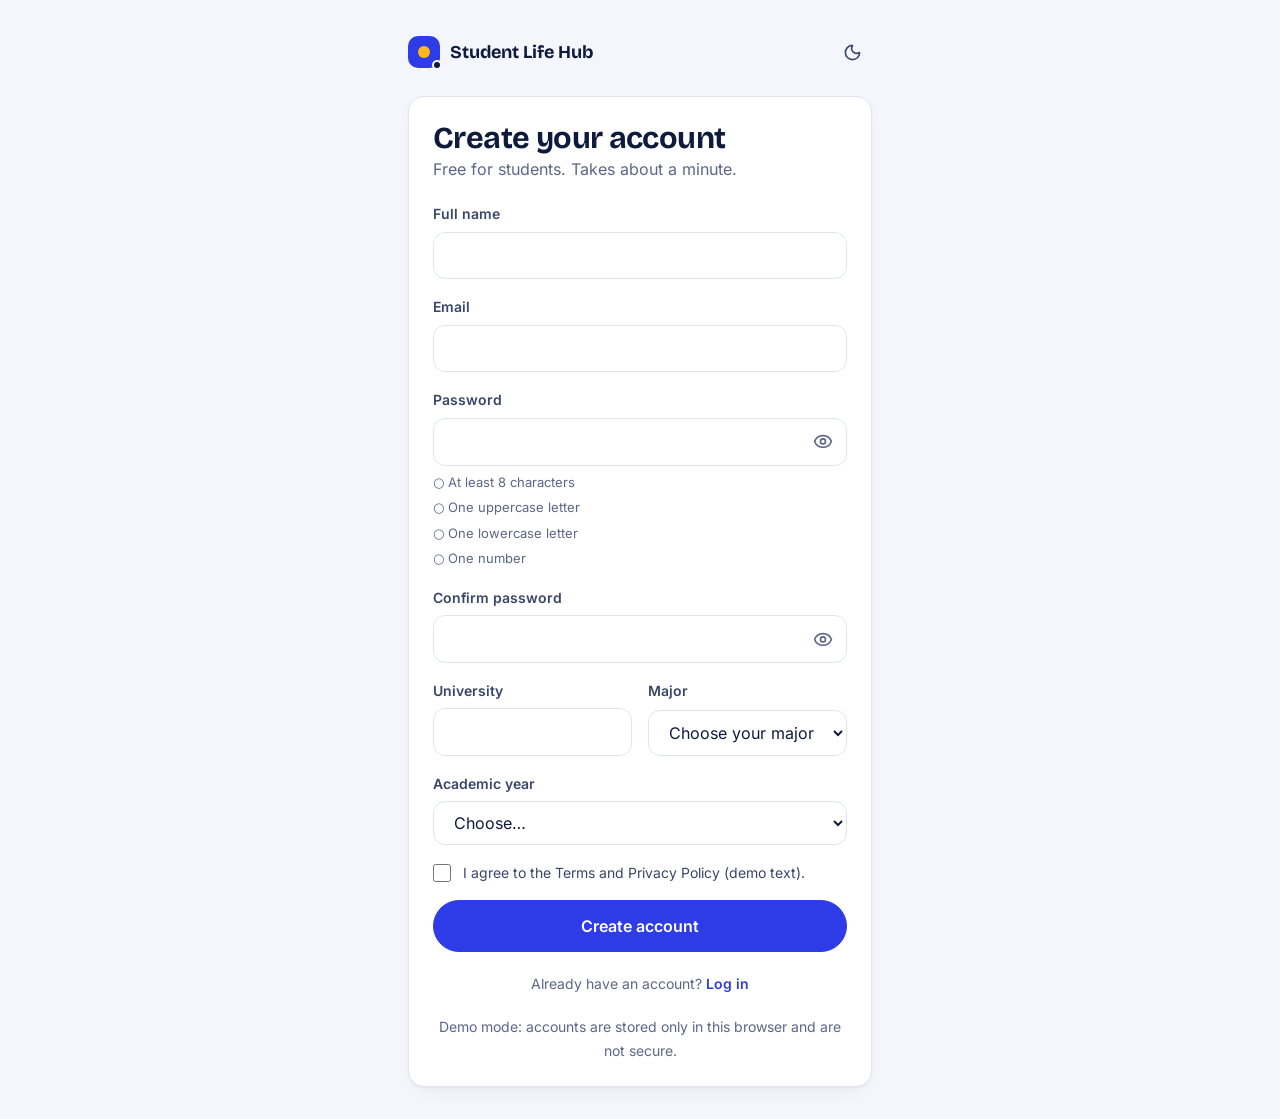
<file: pages/auth/register.html>
<!doctype html>
<html lang="en" dir="ltr">
<head>
<meta charset="utf-8">
<meta name="viewport" content="width=device-width, initial-scale=1">
<title>Create account | Student Life Hub</title>
<meta name="description" content="Student Life Hub: learn, organize, find opportunities and connect, all in one place.">
<meta name="theme-color" content="#f4f6fb">
<meta property="og:title" content="Create account | Student Life Hub"><meta property="og:description" content="Student Life Hub: learn, organize, find opportunities and connect, all in one place."><meta property="og:type" content="website">
<script src="../../js/theme-init.js"></script>
<link rel="stylesheet" href="../../css/variables.css"><link rel="stylesheet" href="../../css/base.css"><link rel="stylesheet" href="../../css/components.css"><link rel="stylesheet" href="../../css/layout.css"><link rel="stylesheet" href="../../css/pages.css">
</head>
<body data-guard="guest">
<a class="skip-link" href="#main">Skip to content</a>
<main class="auth" id="main">
  <div class="auth__top"><a class="logo" href="../../index.html"><span class="logo__mark" aria-hidden="true"></span>Student Life Hub</a>
  <button type="button" class="btn btn--ghost btn--icon theme-toggle" data-theme-toggle><i class="icon i-moon" data-icon="moon"></i><i class="icon i-sun" data-icon="sun"></i></button></div>
  <section class="card auth__card" aria-labelledby="t">
    <div><h1 id="t">Create your account</h1><p class="muted">Free for students. Takes about a minute.</p></div>
    <div id="form-alert" class="alert" role="alert" hidden><i class="icon" data-icon="info"></i><span></span></div>
    <form data-form="register" class="form-grid" novalidate>
      <div class="field"><label class="field__label" for="name">Full name</label><input class="input" id="name" type="text" autocomplete="name" ><p class="field__error"></p></div>
      <div class="field"><label class="field__label" for="email">Email</label><input class="input" id="email" type="email" autocomplete="email" ><p class="field__error"></p></div>
      <div class="field"><label class="field__label" for="password">Password</label><div class="input-wrap"><input class="input" id="password" type="password" autocomplete="new-password"><button type="button" data-toggle-password="password" aria-label="Show password"><i class="icon" data-icon="eye"></i></button></div><p class="field__error"></p><ul class="reqs" id="pw-rules" aria-label="Password requirements"></ul></div>
      <div class="field"><label class="field__label" for="confirm">Confirm password</label><div class="input-wrap"><input class="input" id="confirm" type="password" autocomplete="new-password"><button type="button" data-toggle-password="confirm" aria-label="Show password"><i class="icon" data-icon="eye"></i></button></div><p class="field__error"></p></div>
      <div class="form-grid form-grid--2">
      <div class="field"><label class="field__label" for="university">University</label><input class="input" id="university" type="text" autocomplete="organization" ><p class="field__error"></p></div>
      <div class="field"><label class="field__label" for="major">Major</label><select class="select" id="major"><option value="">Choose your major…</option></select><p class="field__error"></p></div>
      </div>
      <div class="field"><label class="field__label" for="year">Academic year</label><select class="select" id="year"><option value="">Choose…</option><option>First year</option><option>Second year</option><option>Third year</option><option>Fourth year</option><option>Fifth year or more</option><option>Graduate</option></select><p class="field__error"></p></div>
      <div class="field"><label class="check"><input type="checkbox" id="terms"> <span>I agree to the Terms and Privacy Policy (demo text).</span></label><p class="field__error">Please accept the terms to continue.</p></div>
      <button type="submit" class="btn btn--primary btn--lg btn--block">Create account</button>
    </form>
    <p class="small muted" style="text-align:center">Already have an account? <a style="color:var(--brand-text);font-weight:600" href="login.html">Log in</a></p>
    <p class="small muted" style="text-align:center">Demo mode: accounts are stored only in this browser and are not secure.</p>
  </section>
</main>
<script src="../../js/icons.js"></script>
<script src="../../js/core.js"></script>
<script src="../../js/data.js"></script>
<script src="../../js/learning.data.js"></script>
<script src="../../js/profile.store.js"></script>
<script src="../../js/auth.service.js"></script>
<script src="../../js/auth-pages.js"></script>
</body>
</html>
</file>
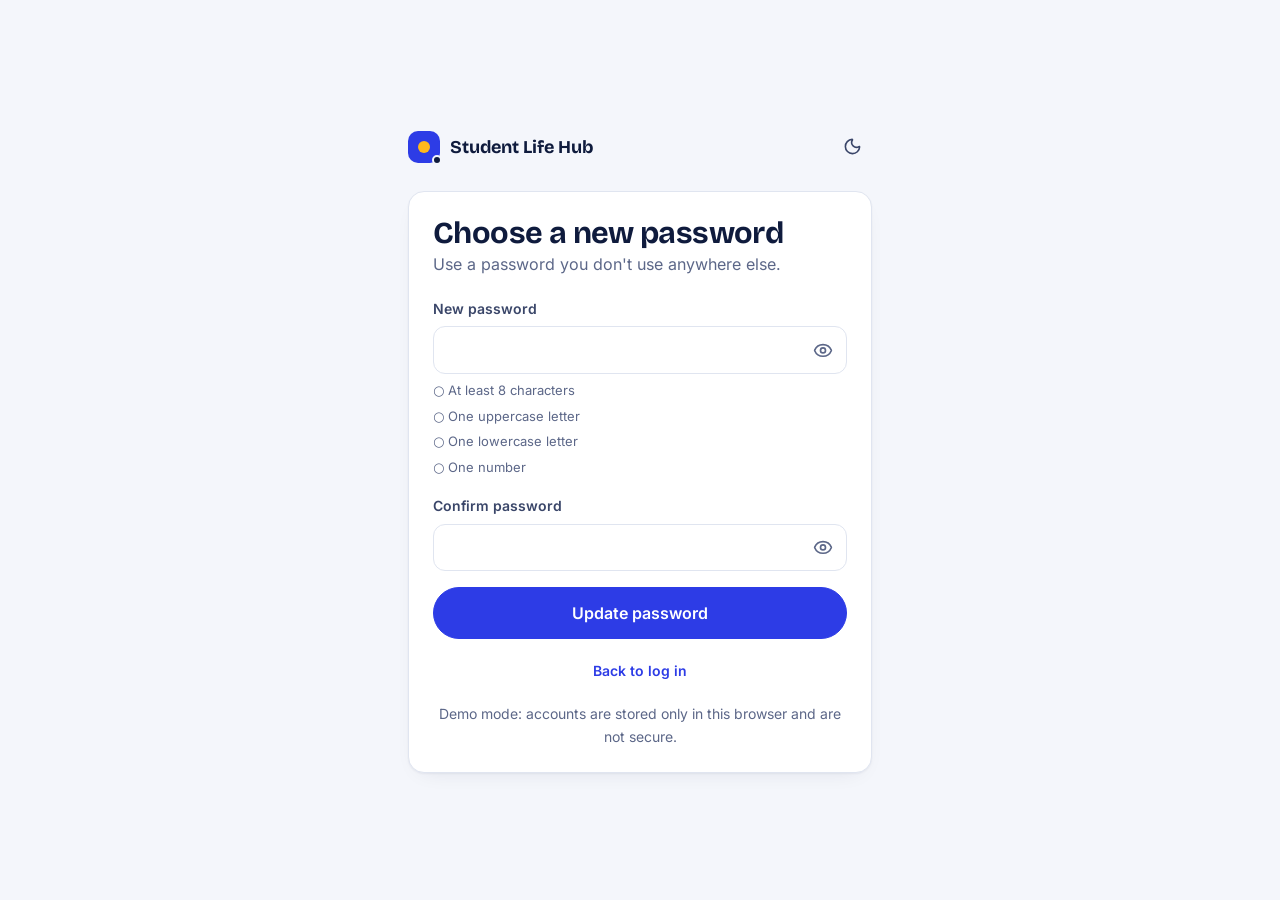
<file: pages/auth/reset-password.html>
<!doctype html>
<html lang="en" dir="ltr">
<head>
<meta charset="utf-8">
<meta name="viewport" content="width=device-width, initial-scale=1">
<title>Reset password | Student Life Hub</title>
<meta name="description" content="Student Life Hub: learn, organize, find opportunities and connect, all in one place.">
<meta name="theme-color" content="#f4f6fb">
<meta property="og:title" content="Reset password | Student Life Hub"><meta property="og:description" content="Student Life Hub: learn, organize, find opportunities and connect, all in one place."><meta property="og:type" content="website">
<script src="../../js/theme-init.js"></script>
<link rel="stylesheet" href="../../css/variables.css"><link rel="stylesheet" href="../../css/base.css"><link rel="stylesheet" href="../../css/components.css"><link rel="stylesheet" href="../../css/layout.css"><link rel="stylesheet" href="../../css/pages.css">
</head>
<body data-guard="guest">
<a class="skip-link" href="#main">Skip to content</a>
<main class="auth" id="main">
  <div class="auth__top"><a class="logo" href="../../index.html"><span class="logo__mark" aria-hidden="true"></span>Student Life Hub</a>
  <button type="button" class="btn btn--ghost btn--icon theme-toggle" data-theme-toggle><i class="icon i-moon" data-icon="moon"></i><i class="icon i-sun" data-icon="sun"></i></button></div>
  <section class="card auth__card" aria-labelledby="t">
    <div><h1 id="t">Choose a new password</h1><p class="muted">Use a password you don't use anywhere else.</p></div>
    <div id="form-alert" class="alert" role="alert" hidden><i class="icon" data-icon="info"></i><span></span></div>
    <form data-form="reset" class="form-grid" novalidate>
      <div class="field"><label class="field__label" for="password">New password</label><div class="input-wrap"><input class="input" id="password" type="password" autocomplete="new-password"><button type="button" data-toggle-password="password" aria-label="Show password"><i class="icon" data-icon="eye"></i></button></div><p class="field__error"></p><ul class="reqs" id="pw-rules" aria-label="Password requirements"></ul></div>
      <div class="field"><label class="field__label" for="confirm">Confirm password</label><div class="input-wrap"><input class="input" id="confirm" type="password" autocomplete="new-password"><button type="button" data-toggle-password="confirm" aria-label="Show password"><i class="icon" data-icon="eye"></i></button></div><p class="field__error"></p></div>
      <button type="submit" class="btn btn--primary btn--lg btn--block">Update password</button>
    </form>
    <p class="small muted" style="text-align:center"><a style="color:var(--brand-text);font-weight:600" href="login.html">Back to log in</a></p>
    <p class="small muted" style="text-align:center">Demo mode: accounts are stored only in this browser and are not secure.</p>
  </section>
</main>
<script src="../../js/icons.js"></script>
<script src="../../js/core.js"></script>
<script src="../../js/data.js"></script>
<script src="../../js/profile.store.js"></script>
<script src="../../js/auth.service.js"></script>
<script src="../../js/auth-pages.js"></script>
</body>
</html>
</file>
<file: css/variables.css>
/* DESIGN TOKENS. Dark mode = same names, different values. */
:root {
  color-scheme: light;
  --paper: #f4f6fb; --surface: #ffffff; --surface-2: #eef1f8;
  --ink: #0f1b3d; --ink-soft: #3a4669; --muted: #5c6788; --line: #e0e5f0;
  --brand: #2d3ce6; --brand-hover: #1e28aa; --brand-soft: #e5e8fd; --brand-text: #2d3ce6; --on-brand: #fff;
  --accent: #ffb81c; --accent-soft: #fff2d0; --on-accent: #0f1b3d;
  --success: #0a7a57; --success-soft: #d5f4e9; --danger: #c62828; --danger-soft: #fde4e4;
  --inverse-bg: #0f1b3d; --inverse-text: #fff;
  --font-display: "Bricolage Grotesque", ui-sans-serif, system-ui, "Segoe UI", Tahoma, sans-serif;
  --font-body: "Inter", ui-sans-serif, system-ui, "Segoe UI", Tahoma, sans-serif;
  --radius-sm: 8px; --radius-md: 12px; --radius-lg: 16px; --radius-xl: 24px; --radius-pill: 999px;
  --shadow-card: 0 1px 2px rgb(15 27 61 / .05), 0 8px 24px -14px rgb(15 27 61 / .14);
  --shadow-lift: 0 2px 4px rgb(15 27 61 / .06), 0 24px 44px -22px rgb(45 60 230 / .4);
  --shadow-overlay: 0 24px 64px -16px rgb(15 27 61 / .35);
  --container: 72rem; --pad: clamp(1.25rem, 4vw, 2rem);
  --sidebar: 16.5rem; --bottom-nav: 4.25rem;
  --ease: cubic-bezier(.2,.7,.2,1);
}
:root[data-theme="dark"] {
  color-scheme: dark;
  --paper: #0a1022; --surface: #121a33; --surface-2: #1a2442;
  --ink: #e9edfb; --ink-soft: #b3bddd; --muted: #8e9ac0; --line: #26325a;
  --brand: #5b6bff; --brand-hover: #7482ff; --brand-soft: #1e2757; --brand-text: #a8b3ff;
  --accent-soft: #3a2d0e; --success: #34d3a0; --success-soft: #0e3a31; --danger: #ff8a8a; --danger-soft: #3f1b1f;
  --inverse-bg: #1a2350;
  --shadow-card: 0 1px 2px rgb(0 0 0 / .3), 0 8px 24px -14px rgb(0 0 0 / .55);
  --shadow-lift: 0 2px 4px rgb(0 0 0 / .35), 0 24px 44px -22px rgb(91 107 255 / .45);
  --shadow-overlay: 0 24px 64px -16px rgb(0 0 0 / .7);
}
</file>
<file: css/base.css>
*,*::before,*::after{box-sizing:border-box}*{margin:0}
html{-webkit-text-size-adjust:100%;scroll-behavior:smooth;scroll-padding-top:5rem}
body{min-height:100vh;background:var(--paper);color:var(--ink);font:400 1rem/1.65 var(--font-body);-webkit-font-smoothing:antialiased;transition:background-color .16s,color .16s}
img,svg{display:block;max-width:100%}input,button,textarea,select{font:inherit;color:inherit}
button{background:none;border:0;padding:0;cursor:pointer}a{color:inherit;text-decoration:none}
ul.reset,ol.reset{list-style:none;padding:0}[hidden]{display:none!important}
h1,h2,h3,h4{font-family:var(--font-display);line-height:1.2;letter-spacing:-.02em;text-wrap:balance;overflow-wrap:break-word}
h1{font-size:clamp(2.25rem,1.4rem + 3.6vw,4rem);line-height:1.08;font-weight:700}
h2{font-size:clamp(1.75rem,1.4rem + 1.6vw,2.6rem);font-weight:700}
h3{font-size:1.2rem;font-weight:600}
:lang(ar) h1,:lang(ar) h2,:lang(ar) h3{letter-spacing:0}
.lead{font-size:1.15rem;color:var(--ink-soft);max-width:40rem}.muted{color:var(--muted)}.small{font-size:.875rem}
:focus{outline:none}:focus-visible{outline:3px solid var(--brand-text);outline-offset:3px;border-radius:8px}
.visually-hidden{position:absolute;width:1px;height:1px;margin:-1px;overflow:hidden;clip:rect(0 0 0 0);white-space:nowrap}
.skip-link{position:absolute;inset-inline-start:1rem;top:-4rem;z-index:100;background:var(--brand);color:var(--on-brand);padding:.7rem 1.2rem;border-radius:999px;font-weight:600}.skip-link:focus{top:.75rem}
.icon{display:inline-flex;width:1.25em;height:1.25em;flex:none;vertical-align:middle}.icon svg{width:100%;height:100%}
@font-face{font-family:"Inter";src:url("../assets/fonts/inter-latin-wght-normal.woff2") format("woff2");font-weight:100 900;font-display:swap}
@font-face{font-family:"Bricolage Grotesque";src:url("../assets/fonts/bricolage-grotesque-latin-wght-normal.woff2") format("woff2");font-weight:200 800;font-display:swap}
@media (prefers-reduced-motion:reduce){*,*::before,*::after{animation-duration:.01ms!important;transition-duration:.01ms!important;scroll-behavior:auto!important}}
</file>
<file: css/components.css>
.btn {
  --bg: var(--surface);
  --fg: var(--ink);
  --bd: var(--line);
  display: inline-flex;
  align-items: center;
  justify-content: center;
  gap: 0.5rem;
  min-height: 2.75rem;
  padding-inline: 1.4rem;
  background: var(--bg);
  color: var(--fg);
  border: 1px solid var(--bd);
  border-radius: 999px;
  font-weight: 600;
  font-size: 0.95rem;
  line-height: 1;
  white-space: nowrap;
  transition: background-color 0.16s, border-color 0.16s, transform 0.16s;
}

.btn:hover {
  border-color: var(--ink-soft);
}

.btn:active {
  transform: translateY(1px);
}

.btn[disabled] {
  opacity: 0.5;
  pointer-events: none;
}

.btn--primary {
  --bg: var(--brand);
  --fg: var(--on-brand);
  --bd: var(--brand);
}

.btn--primary:hover {
  --bg: var(--brand-hover);
  border-color: var(--brand-hover);
}

.btn--accent {
  --bg: var(--accent);
  --fg: var(--on-accent);
  --bd: var(--accent);
}

.btn--accent:hover {
  border-color: var(--accent);
  filter: brightness(0.96);
}

.btn--ghost {
  --bg: transparent;
  --bd: transparent;
  color: var(--ink-soft);
}

.btn--ghost:hover {
  --bg: var(--brand-soft);
  color: var(--brand-text);
  border-color: transparent;
}

.btn--danger {
  --fg: var(--danger);
}

.btn--sm {
  min-height: 2.25rem;
  padding-inline: 1rem;
  font-size: 0.875rem;
}

.btn--lg {
  min-height: 3.25rem;
  padding-inline: 2rem;
  font-size: 1rem;
}

.btn--block {
  width: 100%;
}

.btn--icon {
  width: 2.5rem;
  min-height: 2.5rem;
  padding: 0;
}

.btn.is-loading {
  position: relative;
  color: transparent;
  pointer-events: none;
}

.btn.is-loading::after {
  content: "";
  position: absolute;
  width: 1.1rem;
  height: 1.1rem;
  border-radius: 50%;
  border: 2px solid var(--ink);
  border-block-start-color: transparent;
  animation: spin 0.7s linear infinite;
}

.btn--primary.is-loading::after {
  border-color: #fff;
  border-block-start-color: transparent;
}

@keyframes spin {
  to {
    transform: rotate(360deg);
  }
}

.card {
  padding: 1.5rem;
  background: var(--surface);
  border: 1px solid var(--line);
  border-radius: var(--radius-lg);
  box-shadow: var(--shadow-card);
}

.card--hover {
  transition: transform 0.16s, border-color 0.16s, box-shadow 0.16s;
}

.card--hover:hover {
  transform: translateY(-2px);
  border-color: var(--brand-text);
  box-shadow: var(--shadow-lift);
}

.card__head {
  display: flex;
  align-items: center;
  justify-content: space-between;
  gap: 1rem;
  margin-block-end: 1rem;
}

.card__head h2,
.card__head h3 {
  font-size: 1.1rem;
}

.badge {
  display: inline-flex;
  align-items: center;
  gap: 0.25rem;
  padding: 0.2rem 0.65rem;
  background: var(--surface-2);
  color: var(--ink-soft);
  border-radius: 999px;
  font-size: 0.75rem;
  font-weight: 600;
  line-height: 1.4;
  white-space: nowrap;
}

.badge--brand {
  background: var(--brand-soft);
  color: var(--brand-text);
}

.badge--accent {
  background: var(--accent-soft);
  color: var(--ink);
}

.badge--success {
  background: var(--success-soft);
  color: var(--success);
}

.avatar {
  display: inline-flex;
  align-items: center;
  justify-content: center;
  flex: none;
  width: 2.5rem;
  height: 2.5rem;
  overflow: hidden;
  background: var(--brand);
  color: var(--on-brand);
  border-radius: 50%;
  font: 600 0.875rem var(--font-display);
}

.avatar--sm {
  width: 2rem;
  height: 2rem;
  font-size: 0.75rem;
}

.avatar--xl {
  width: 6rem;
  height: 6rem;
  border: 4px solid var(--surface);
  font-size: 2rem;
}

.avatar img {
  width: 100%;
  height: 100%;
  object-fit: cover;
}

.progress {
  height: 0.5rem;
  overflow: hidden;
  background: var(--brand-soft);
  border-radius: 999px;
}

.progress > span {
  display: block;
  width: var(--v, 0%);
  height: 100%;
  background: var(--brand);
  border-radius: inherit;
  transform-origin: left;
  animation: grow 0.9s var(--ease) 0.3s both;
}

.progress--accent {
  background: var(--accent-soft);
}

.progress--accent > span {
  background: var(--accent);
}

.progress--success > span {
  background: var(--success);
}

@keyframes grow {
  from {
    transform: scaleX(0);
  }
}

.field {
  display: grid;
  gap: 0.4rem;
}

.field__label {
  color: var(--ink-soft);
  font-size: 0.875rem;
  font-weight: 600;
}

.field__error {
  display: none;
  color: var(--danger);
  font-size: 0.875rem;
}

.field.has-error .field__error {
  display: block;
}

.field.has-error .input {
  border-color: var(--danger);
}

.input,
.select,
.textarea {
  width: 100%;
  min-height: 2.75rem;
  padding: 0.6rem 1rem;
  background: var(--surface);
  color: var(--ink);
  border: 1px solid var(--line);
  border-radius: var(--radius-md);
  transition: border-color 0.16s;
}

.textarea {
  min-height: 6rem;
  resize: vertical;
}

.input::placeholder,
.textarea::placeholder {
  color: var(--muted);
}

.input:hover,
.select:hover,
.textarea:hover {
  border-color: var(--ink-soft);
}

.input:focus-visible,
.select:focus-visible,
.textarea:focus-visible {
  border-color: var(--brand-text);
  outline-offset: 1px;
}

.input-wrap {
  position: relative;
}

.input-wrap .input {
  padding-inline-end: 3rem;
}

.input-wrap button {
  position: absolute;
  top: 50%;
  inset-inline-end: 0.4rem;
  transform: translateY(-50%);
  display: grid;
  place-items: center;
  width: 2.2rem;
  height: 2.2rem;
  color: var(--muted);
  border-radius: 8px;
}

.check {
  display: flex;
  align-items: flex-start;
  gap: 0.7rem;
  color: var(--ink-soft);
  font-size: 0.875rem;
}

.check input {
  flex: none;
  width: 1.15rem;
  height: 1.15rem;
  margin-top: 0.15rem;
  accent-color: var(--brand);
}

.form-grid {
  display: grid;
  gap: 1rem;
}

@media (min-width: 600px) {
  .form-grid--2 {
    grid-template-columns: 1fr 1fr;
  }
}

.reqs {
  display: grid;
  gap: 0.25rem;
  padding: 0;
  color: var(--muted);
  font-size: 0.8125rem;
  list-style: none;
}

.reqs li::before {
  content: "○ ";
}

.reqs li.ok {
  color: var(--success);
}

.reqs li.ok::before {
  content: "✓ ";
}

.chips {
  display: flex;
  flex-wrap: wrap;
  gap: 0.5rem;
}

.chip {
  display: inline-flex;
  align-items: center;
  gap: 0.4rem;
  min-height: 2.1rem;
  padding-inline: 0.9rem;
  background: var(--surface);
  color: var(--ink-soft);
  border: 1px solid var(--line);
  border-radius: 999px;
  font-size: 0.875rem;
  font-weight: 500;
}

.chip--brand {
  background: var(--brand-soft);
  color: var(--brand-text);
  border-color: transparent;
  font-weight: 600;
}

.chip button {
  display: grid;
  place-items: center;
  width: 1.2rem;
  height: 1.2rem;
  color: inherit;
  border-radius: 50%;
  opacity: 0.7;
}

.chip button:hover {
  background: rgb(0 0 0 / 0.08);
  opacity: 1;
}

.alert {
  display: flex;
  gap: 0.75rem;
  padding: 1rem;
  background: var(--danger-soft);
  color: var(--danger);
  border-radius: var(--radius-md);
  font-size: 0.875rem;
  font-weight: 500;
}

.alert--info {
  background: var(--brand-soft);
  color: var(--brand-text);
}

.alert--success {
  background: var(--success-soft);
  color: var(--success);
}

.empty {
  display: grid;
  justify-items: center;
  gap: 0.5rem;
  padding: 2rem 1rem;
  color: var(--muted);
  border: 1px dashed var(--line);
  border-radius: var(--radius-lg);
  font-size: 0.9rem;
  text-align: center;
}

.skeleton {
  display: block;
  background: linear-gradient(90deg, var(--surface-2), var(--line), var(--surface-2));
  background-size: 200% 100%;
  border-radius: 8px;
  animation: shimmer 1.4s linear infinite;
}

@keyframes shimmer {
  to {
    background-position: -200% 0;
  }
}

.modal {
  width: min(34rem, calc(100% - 2rem));
  max-height: calc(100% - 2rem);
  padding: 0;
  background: var(--surface);
  color: var(--ink);
  border: 1px solid var(--line);
  border-radius: var(--radius-xl);
  box-shadow: var(--shadow-overlay);
}

.modal[open] {
  animation: pop 0.22s var(--ease);
}

.modal::backdrop {
  background: rgb(10 16 34 / 0.55);
}

.modal__head {
  display: flex;
  align-items: center;
  justify-content: space-between;
  gap: 1rem;
  padding: 1.5rem 1.5rem 0;
}

.modal__body {
  display: grid;
  gap: 1rem;
  padding: 1rem 1.5rem;
}

.modal__foot {
  display: flex;
  justify-content: flex-end;
  gap: 0.75rem;
  padding: 0 1.5rem 1.5rem;
}

.modal--sheet {
  width: 100%;
  max-width: none;
  margin: auto 0 0;
  border-end-start-radius: 0;
  border-end-end-radius: 0;
}

@keyframes pop {
  from {
    opacity: 0;
    transform: translateY(10px) scale(0.98);
  }
}

.toast-region {
  position: fixed;
  inset-inline: 1rem;
  bottom: 1rem;
  z-index: 90;
  display: grid;
  gap: 0.75rem;
  justify-items: end;
  pointer-events: none;
}

.toast {
  display: flex;
  align-items: flex-start;
  gap: 0.75rem;
  width: min(100%, 24rem);
  padding: 1rem;
  background: var(--surface);
  border: 1px solid var(--line);
  border-inline-start: 4px solid var(--brand);
  border-radius: var(--radius-md);
  box-shadow: var(--shadow-overlay);
  pointer-events: auto;
  animation: pop 0.25s var(--ease);
}

.toast--success {
  border-inline-start-color: var(--success);
}

.toast--error {
  border-inline-start-color: var(--danger);
}

.toast p {
  font-size: 0.875rem;
}

.toast b {
  display: block;
}

.toast button {
  margin-inline-start: auto;
  color: var(--muted);
}

.dropdown {
  position: relative;
}

.dropdown__menu {
  position: absolute;
  top: calc(100% + 0.5rem);
  inset-inline-end: 0;
  z-index: 60;
  min-width: 13rem;
  padding: 0.5rem;
  background: var(--surface);
  border: 1px solid var(--line);
  border-radius: var(--radius-md);
  box-shadow: var(--shadow-overlay);
}

.dropdown__item {
  display: flex;
  align-items: center;
  gap: 0.75rem;
  width: 100%;
  padding: 0.6rem 0.75rem;
  color: var(--ink-soft);
  border-radius: 8px;
  font-size: 0.875rem;
  font-weight: 500;
  text-align: start;
}

.dropdown__item:hover {
  background: var(--brand-soft);
  color: var(--brand-text);
}

.theme-toggle .i-sun {
  display: none;
}

:root[data-theme="dark"] .theme-toggle .i-sun {
  display: inline-flex;
}

:root[data-theme="dark"] .theme-toggle .i-moon {
  display: none;
}

.segmented {
  display: inline-flex;
  gap: 0.25rem;
  padding: 0.25rem;
  background: var(--surface-2);
  border-radius: 999px;
}

.segmented label {
  position: relative;
  cursor: pointer;
}

.segmented input {
  position: absolute;
  inset: 0;
  opacity: 0;
}

.segmented span {
  display: flex;
  align-items: center;
  gap: 0.4rem;
  padding: 0.45rem 1rem;
  color: var(--ink-soft);
  border-radius: 999px;
  font-size: 0.875rem;
  font-weight: 600;
}

.segmented input:checked + span {
  background: var(--surface);
  color: var(--brand-text);
  box-shadow: var(--shadow-card);
}

.segmented input:focus-visible + span {
  outline: 3px solid var(--brand-text);
  outline-offset: 2px;
}
</file>
<file: css/layout.css>
.container {
  width: 100%;
  max-width: var(--container);
  margin-inline: auto;
  padding-inline: var(--pad);
}

.section {
  padding-block: clamp(3.5rem, 8vw, 6rem);
}

.section--surface {
  background: var(--surface);
  border-block: 1px solid var(--line);
}

.cluster {
  display: flex;
  flex-wrap: wrap;
  align-items: center;
  gap: 0.75rem;
}

.logo {
  display: inline-flex;
  align-items: center;
  gap: 0.65rem;
  font: 700 1.125rem var(--font-display);
}

.logo__mark {
  position: relative;
  display: grid;
  place-items: center;
  width: 2rem;
  height: 2rem;
  background: var(--brand);
  border-radius: 10px;
}

.logo__mark::before {
  content: "";
  width: 0.75rem;
  height: 0.75rem;
  background: var(--accent);
  border-radius: 50%;
}

.logo__mark::after {
  content: "";
  position: absolute;
  inset-block-end: -0.15rem;
  inset-inline-end: -0.15rem;
  width: 0.65rem;
  height: 0.65rem;
  background: var(--ink);
  border: 2px solid var(--paper);
  border-radius: 50%;
}

.site-header {
  position: sticky;
  top: 0;
  z-index: 40;
  background: color-mix(in srgb, var(--paper) 88%, transparent);
  backdrop-filter: blur(10px);
  border-block-end: 1px solid var(--line);
}

.nav {
  display: flex;
  align-items: center;
  justify-content: space-between;
  gap: 1rem;
  min-height: 4rem;
}

.nav__links,
.nav__actions {
  display: none;
  align-items: center;
  gap: 0.25rem;
}

.nav__link {
  padding: 0.5rem 1rem;
  color: var(--ink-soft);
  border-radius: 999px;
  font-size: 0.875rem;
  font-weight: 500;
}

.nav__link:hover {
  background: var(--brand-soft);
  color: var(--brand-text);
}

.nav__end {
  display: flex;
  align-items: center;
  gap: 0.5rem;
}

.nav__menu {
  background: var(--paper);
  border-block-start: 1px solid var(--line);
}

.nav__menu .container {
  display: grid;
  gap: 0.25rem;
  padding-block: 1rem;
}

.nav__menu .nav__link {
  padding: 0.75rem;
  font-size: 1rem;
}

@media (min-width: 960px) {
  .nav__links,
  .nav__actions {
    display: flex;
  }

  .nav__toggle,
  .nav__menu {
    display: none !important;
  }
}

.site-footer {
  padding-block: 3rem 1.5rem;
  background: var(--surface);
  border-block-start: 1px solid var(--line);
}

.footer__grid {
  display: grid;
  gap: 2rem;
}

@media (min-width: 720px) {
  .footer__grid {
    grid-template-columns: 1.6fr 1fr 1fr;
  }
}

.footer__grid h2 {
  margin-block-end: 0.75rem;
  font: 600 0.875rem var(--font-body);
  letter-spacing: 0;
}

.footer__grid ul {
  display: grid;
  gap: 0.5rem;
  padding: 0;
  color: var(--ink-soft);
  font-size: 0.875rem;
  list-style: none;
}

.footer__grid a:hover {
  color: var(--brand-text);
  text-decoration: underline;
}

.footer__legal {
  margin-block-start: 2rem;
  padding-block-start: 1rem;
  color: var(--muted);
  border-block-start: 1px solid var(--line);
  font-size: 0.75rem;
}

.auth {
  display: grid;
  align-content: center;
  justify-items: center;
  gap: 1.5rem;
  min-height: 100vh;
  padding: 2rem var(--pad);
}

.auth__card {
  display: grid;
  gap: 1.25rem;
  width: min(100%, 29rem);
}

.auth__card h1 {
  font-size: 1.9rem;
  line-height: 1.15;
}

.auth__top {
  display: flex;
  align-items: center;
  justify-content: space-between;
  width: min(100%, 29rem);
}

.sidebar {
  position: fixed;
  inset-block: 0;
  inset-inline-start: 0;
  z-index: 40;
}
.container {
  width: 100%;
  max-width: var(--container);
  margin-inline: auto;
  padding-inline: var(--pad);
}

.section {
  padding-block: clamp(3.5rem, 8vw, 6rem);
}

.section--surface {
  background: var(--surface);
  border-block: 1px solid var(--line);
}

.cluster {
  display: flex;
  flex-wrap: wrap;
  align-items: center;
  gap: 0.75rem;
}

.logo {
  display: inline-flex;
  align-items: center;
  gap: 0.65rem;
  font: 700 1.125rem var(--font-display);
}

.logo__mark {
  position: relative;
  display: grid;
  place-items: center;
  width: 2rem;
  height: 2rem;
  background: var(--brand);
  border-radius: 10px;
}

.logo__mark::before {
  content: "";
  width: 0.75rem;
  height: 0.75rem;
  background: var(--accent);
  border-radius: 50%;
}

.logo__mark::after {
  content: "";
  position: absolute;
  inset-inline-end: -0.15rem;
  inset-block-end: -0.15rem;
  width: 0.65rem;
  height: 0.65rem;
  background: var(--ink);
  border: 2px solid var(--paper);
  border-radius: 50%;
}

.site-header {
  position: sticky;
  top: 0;
  z-index: 40;
  background: color-mix(in srgb, var(--paper) 88%, transparent);
  backdrop-filter: blur(10px);
  border-block-end: 1px solid var(--line);
}

.nav {
  display: flex;
  align-items: center;
  justify-content: space-between;
  gap: 1rem;
  min-height: 4rem;
}

.nav__links,
.nav__actions {
  display: none;
  align-items: center;
  gap: 0.25rem;
}

.nav__link {
  padding: 0.5rem 1rem;
  color: var(--ink-soft);
  border-radius: 999px;
  font-size: 0.875rem;
  font-weight: 500;
}

.nav__link:hover {
  background: var(--brand-soft);
  color: var(--brand-text);
}

.nav__end {
  display: flex;
  align-items: center;
  gap: 0.5rem;
}

.nav__menu {
  background: var(--paper);
  border-block-start: 1px solid var(--line);
}

.nav__menu .container {
  display: grid;
  gap: 0.25rem;
  padding-block: 1rem;
}

.nav__menu .nav__link {
  padding: 0.75rem;
  font-size: 1rem;
}

@media (min-width: 960px) {
  .nav__links,
  .nav__actions {
    display: flex;
  }

  .nav__toggle,
  .nav__menu {
    display: none !important;
  }
}

.site-footer {
  padding-block: 3rem 1.5rem;
  background: var(--surface);
  border-block-start: 1px solid var(--line);
}

.footer__grid {
  display: grid;
  gap: 2rem;
}

@media (min-width: 720px) {
  .footer__grid {
    grid-template-columns: 1.6fr 1fr 1fr;
  }
}

.footer__grid h2 {
  margin-block-end: 0.75rem;
  font: 600 0.875rem var(--font-body);
  letter-spacing: 0;
}

.footer__grid ul {
  display: grid;
  gap: 0.5rem;
  padding: 0;
  color: var(--ink-soft);
  font-size: 0.875rem;
  list-style: none;
}

.footer__grid a:hover {
  color: var(--brand-text);
  text-decoration: underline;
}

.footer__legal {
  margin-block-start: 2rem;
  padding-block-start: 1rem;
  color: var(--muted);
  border-block-start: 1px solid var(--line);
  font-size: 0.75rem;
}

.auth {
  display: grid;
  align-content: center;
  justify-items: center;
  gap: 1.5rem;
  min-height: 100vh;
  padding: 2rem var(--pad);
}

.auth__card {
  display: grid;
  gap: 1.25rem;
  width: min(100%, 29rem);
}

.auth__card h1 {
  font-size: 1.9rem;
  line-height: 1.15;
}

.auth__top {
  display: flex;
  align-items: center;
  justify-content: space-between;
  width: min(100%, 29rem);
}

.sidebar {
  position: fixed;
  inset-block: 0;
  inset-inline-start: 0;
  z-index: 40;
  display: none;
  flex-direction: column;
  width: var(--sidebar);
  background: var(--surface);
  border-inline-end: 1px solid var(--line);
}

.sidebar__brand {
  display: flex;
  align-items: center;
  min-height: 4rem;
  padding-inline: 1.25rem;
}

.sidebar__nav {
  display: grid;
  align-content: start;
  gap: 0.25rem;
  flex: 1;
  padding: 0.75rem;
  overflow-y: auto;
}

.nav-item {
  display: flex;
  align-items: center;
  gap: 0.75rem;
  padding: 0.65rem 0.75rem;
  color: var(--ink-soft);
  border-radius: var(--radius-md);
  font-size: 0.95rem;
  font-weight: 500;
}

.nav-item:hover {
  background: var(--paper);
  color: var(--ink);
}

.nav-item[aria-current="page"] {
  background: var(--brand-soft);
  color: var(--brand-text);
  font-weight: 600;
}

.sidebar__foot {
  display: grid;
  gap: 0.75rem;
  margin: 0.75rem;
  padding: 1rem;
  background: var(--paper);
  border-radius: var(--radius-lg);
}

.sidebar__user {
  display: flex;
  align-items: center;
  gap: 0.75rem;
  min-width: 0;
}

.sidebar__user div {
  min-width: 0;
}

.sidebar__user p {
  overflow: hidden;
  white-space: nowrap;
  text-overflow: ellipsis;
}

.row-between {
  display: flex;
  align-items: center;
  justify-content: space-between;
  gap: 0.5rem;
  color: var(--ink-soft);
  font-size: 0.75rem;
  font-weight: 600;
}

.app-topbar {
  position: sticky;
  top: 0;
  z-index: 40;
  display: flex;
  align-items: center;
  justify-content: space-between;
  min-height: 3.5rem;
  padding-inline: var(--pad);
  background: color-mix(in srgb, var(--paper) 90%, transparent);
  backdrop-filter: blur(10px);
  border-block-end: 1px solid var(--line);
}

.app-main {
  padding: 1.5rem var(--pad) calc(var(--bottom-nav) + 2.5rem);
}

.app-main__inner {
  max-width: 68rem;
  margin-inline: auto;
}

.bottom-nav {
  position: fixed;
  inset-inline: 0;
  bottom: 0;
  z-index: 50;
  display: flex;
  padding: 0.25rem 0.5rem max(0.5rem, env(safe-area-inset-bottom));
  background: color-mix(in srgb, var(--surface) 94%, transparent);
  backdrop-filter: blur(10px);
  border-block-start: 1px solid var(--line);
}

.bottom-nav a,
.bottom-nav button {
  display: flex;
  flex-direction: column;
  align-items: center;
  gap: 2px;
  flex: 1;
  padding: 0.5rem 0;
  color: var(--muted);
  border-radius: var(--radius-md);
  font-size: 0.6875rem;
  font-weight: 500;
}

.bottom-nav .icon {
  font-size: 1.15rem;
}

.bottom-nav [aria-current="page"] {
  color: var(--brand-text);
}

.sheet-grid {
  display: grid;
  grid-template-columns: repeat(3, 1fr);
  gap: 0.75rem;
}

.sheet-grid a,
.sheet-grid button {
  display: grid;
  justify-items: center;
  gap: 0.5rem;
  padding: 1rem 0.5rem;
  background: var(--paper);
  color: var(--ink-soft);
  border-radius: var(--radius-md);
  font-size: 0.875rem;
  font-weight: 500;
}

.sheet-grid .icon {
  color: var(--brand-text);
  font-size: 1.4rem;
}

@media (min-width: 1024px) {
  .sidebar {
    display: flex;
  }

  .app-topbar,
  .bottom-nav {
    display: none;
  }

  .app-main {
    margin-inline-start: var(--sidebar);
    padding: 2.5rem 3rem 4rem;
  }
}

.page-head {
  display: flex;
  flex-wrap: wrap;
  align-items: flex-end;
  justify-content: space-between;
  gap: 1rem;
  margin-block-end: 1.5rem;
}

.page-head h1 {
  font-size: clamp(1.7rem, 1.3rem + 1.4vw, 2.4rem);
  line-height: 1.15;
}
</file>
<file: css/pages.css>
.hero {
  display: grid;
  gap: 3rem;
  align-items: center;
  padding-block: clamp(2.5rem, 6vw, 5.5rem);
}

.hero h1 {
  max-width: 14ch;
}

.hero .lead {
  margin-block: 1.25rem 2rem;
}

@media (min-width: 960px) {
  .hero {
    grid-template-columns: 1fr 1.05fr;
    gap: 2rem;
  }
}

.hero__visual {
  display: grid;
  gap: 1rem;
}

.hero__visual > * {
  animation: rise .7s var(--ease) both;
}

.hero__visual > *:nth-child(2) {
  animation-delay: .15s;
}

.hero__visual > *:nth-child(3) {
  animation-delay: .3s;
}

@keyframes rise {
  from {
    opacity: 0;
    transform: translateY(14px);
  }
}

@media (min-width: 600px) {
  .hero__visual {
    grid-template-columns: 1.2fr 1fr;
    align-items: start;
  }
  
  .hero__visual .day {
    grid-row: span 3;
  }
}

.schedule {
  list-style: none;
  padding: 0;
  display: grid;
  gap: .75rem;
  margin-block: 1.25rem;
}

.schedule li {
  display: grid;
  grid-template-columns: 3rem 1fr;
  gap: .75rem;
}

.schedule time {
  padding-block-start: .5rem;
  font: 600 .875rem var(--font-display);
  color: var(--ink-soft);
}

.slot {
  padding: .5rem .75rem;
  background: var(--surface-2);
  border-inline-start: 4px solid var(--brand);
  border-radius: 8px;
}

.slot--done {
  border-color: var(--success);
}

.slot--done strong {
  color: var(--muted);
  text-decoration: line-through;
}

.slot strong {
  display: block;
  font-size: .875rem;
}

.slot span {
  font-size: .75rem;
  color: var(--muted);
}

.match {
  display: flex;
  gap: 1rem;
  align-items: center;
  border-color: var(--brand-text);
}

.score {
  display: grid;
  place-items: center;
  align-content: center;
  flex: none;
  width: 3.75rem;
  height: 3.75rem;
  border-radius: var(--radius-md);
  background: var(--brand);
  color: var(--on-brand);
  line-height: 1;
}

.score b {
  font: 700 1.25rem var(--font-display);
}

.score span {
  font-size: .625rem;
  opacity: .85;
}

.pillars {
  display: grid;
  gap: 1rem;
  margin-block-start: 3rem;
}

.pillar {
  display: flex;
  flex-direction: column;
  gap: .5rem;
  padding: 2rem;
  border: 1px solid var(--line);
  border-radius: var(--radius-lg);
  background: var(--surface);
}

.pillar__icon {
  display: grid;
  place-items: center;
  width: 2.75rem;
  height: 2.75rem;
  margin-block-end: .75rem;
  border-radius: var(--radius-md);
  background: var(--brand-soft);
  color: var(--brand-text);
  font-size: 1.35rem;
}

.pillar--learn {
  background: var(--brand);
  border-color: transparent;
  color: var(--on-brand);
}

.pillar--learn h3,
.pillar--learn p {
  color: var(--on-brand);
}

.pillar--learn .pillar__icon {
  background: rgb(255 255 255 / .16);
  color: #fff;
}

.pillar--tools {
  background: var(--accent-soft);
  border-color: transparent;
}

.pillar--tools .pillar__icon {
  background: var(--accent);
  color: var(--on-accent);
}

@media (min-width: 720px) {
  .pillars {
    grid-template-columns: repeat(2, 1fr);
  }
  
  .pillar--learn {
    grid-column: 1 / -1;
  }
}

@media (min-width: 960px) {
  .pillars {
    grid-template-columns: repeat(6, 1fr);
  }
  
  .pillar {
    grid-column: span 3;
  }
  
  .pillar--learn {
    grid-row: span 2;
    justify-content: flex-end;
  }
}

.tracks {
  list-style: none;
  padding: 0;
  display: grid;
  column-gap: 3rem;
  margin-block-start: 3rem;
}

.track {
  display: flex;
  gap: 1rem;
  padding-block: 1.25rem;
  border-block-end: 1px solid var(--line);
}

.track .pillar__icon {
  margin: 0;
  flex: none;
}

.track:hover h3 {
  color: var(--brand-text);
}

.track p {
  font-size: .875rem;
  color: var(--ink-soft);
  margin-block: .25rem .75rem;
}

@media (min-width: 720px) {
  .tracks {
    grid-template-columns: repeat(2, 1fr);
  }
}

@media (min-width: 960px) {
  .tracks {
    grid-template-columns: repeat(3, 1fr);
  }
}

.opps {
  display: grid;
  gap: 1rem;
  margin-block-start: 3rem;
}

@media (min-width: 720px) {
  .opps {
    grid-template-columns: repeat(2, 1fr);
  }
}

.opp {
  display: flex;
  gap: 1rem;
}

.opp .score {
  background: var(--inverse-bg);
  width: 4rem;
  height: 4rem;
}

.opp h3 {
  margin-block: .5rem 0;
  font-size: 1.05rem;
}

.opp__meta {
  display: flex;
  flex-wrap: wrap;
  gap: .25rem 1rem;
  margin-block: .75rem;
  font-size: .875rem;
  color: var(--ink-soft);
}

.events {
  list-style: none;
  padding: 0;
}

.event {
  display: grid;
  grid-template-columns: 4rem 1fr;
  gap: 1rem;
  align-items: center;
  padding-block: 1.25rem;
  border-block-end: 1px solid var(--line);
}

.date-tile {
  display: grid;
  place-items: center;
  align-content: center;
  width: 4rem;
  height: 4rem;
  border-radius: var(--radius-md);
  background: var(--surface-2);
  line-height: 1.1;
}

.date-tile span {
  font-size: .75rem;
  font-weight: 600;
  color: var(--muted);
}

.date-tile b {
  font: 700 1.5rem var(--font-display);
}

.split {
  display: grid;
  gap: 3rem;
  align-items: center;
}

@media (min-width: 960px) {
  .split {
    grid-template-columns: 1fr 1fr;
    gap: 4rem;
  }
}

.bubble {
  max-width: 90%;
  padding: .75rem 1rem;
  border-radius: var(--radius-lg);
  font-size: .875rem;
}

.bubble--user {
  justify-self: end;
  background: var(--brand);
  color: var(--on-brand);
}

.bubble--ai {
  background: var(--surface-2);
}

.cta {
  background: var(--inverse-bg);
  color: #fff;
  border-radius: var(--radius-xl);
  padding: clamp(2.5rem, 7vw, 5rem) var(--pad);
  text-align: center;
}

.cta h2 {
  color: #fff;
  max-width: 20ch;
  margin-inline: auto;
}

.cta p {
  max-width: 34rem;
  margin: 1rem auto 2rem;
  font-size: 1.1rem;
  color: rgb(255 255 255 / .78);
}

.cta .cluster {
  justify-content: center;
}

.btn--inverse {
  --bg: transparent;
  --fg: #fff;
  --bd: rgb(255 255 255 / .35);
}

.dash {
  display: grid;
  gap: 1.25rem;
}

.welcome {
  display: grid;
  gap: 1.25rem;
  padding: 1.75rem;
  border-radius: var(--radius-xl);
  background: var(--inverse-bg);
  color: #fff;
}

.welcome h1 {
  color: #fff;
  font-size: clamp(1.6rem, 1.2rem + 1.6vw, 2.4rem);
  line-height: 1.15;
}

.welcome p {
  color: rgb(255 255 255 / .75);
}

.welcome__stats {
  display: grid;
  grid-template-columns: repeat(2, 1fr);
  gap: .75rem;
}

.stat {
  padding: 1rem;
  border-radius: var(--radius-md);
  background: rgb(255 255 255 / .08);
}

.stat b {
  display: block;
  font: 700 1.6rem / 1.1 var(--font-display);
}

.stat span {
  font-size: .75rem;
  color: rgb(255 255 255 / .7);
}

.stat .progress {
  margin-block-start: .6rem;
  background: rgb(255 255 255 / .18);
}

.stat .progress > span {
  background: var(--accent);
}

.quick {
  display: grid;
  grid-template-columns: repeat(3, 1fr);
  gap: .75rem;
}

.quick a,
.quick button {
  display: grid;
  justify-items: center;
  gap: .5rem;
  padding: 1rem .5rem;
  border-radius: var(--radius-md);
  background: var(--surface);
  border: 1px solid var(--line);
  font-size: .8125rem;
  font-weight: 600;
  text-align: center;
  color: var(--ink-soft);
  transition: .16s;
}

.quick a:hover,
.quick button:hover {
  border-color: var(--brand-text);
  color: var(--brand-text);
  transform: translateY(-2px);
}

.quick .icon {
  font-size: 1.4rem;
  color: var(--brand-text);
}

.dash__cols {
  display: grid;
  gap: 1.25rem;
}

.tasklist {
  list-style: none;
  padding: 0;
  display: grid;
  gap: .25rem;
}

.task {
  display: flex;
  align-items: center;
  gap: .75rem;
  padding: .5rem .25rem;
  border-radius: 8px;
}

.task input {
  width: 1.2rem;
  height: 1.2rem;
  accent-color: var(--success);
  flex: none;
}

.task label {
  flex: 1;
  cursor: pointer;
}

.task.done label {
  color: var(--muted);
  text-decoration: line-through;
}

.task small {
  color: var(--muted);
}

.mini-add {
  display: flex;
  gap: .5rem;
  margin-block-start: .75rem;
}

.opp-row {
  display: flex;
  align-items: center;
  gap: 1rem;
  padding-block: .75rem;
  border-block-end: 1px solid var(--line);
}

.opp-row:last-child {
  border: 0;
}

.opp-row .score {
  width: 3rem;
  height: 3rem;
}

.opp-row .score b {
  font-size: 1rem;
}

.opp-row strong {
  display: block;
  font-size: .9rem;
  line-height: 1.3;
}

.badges {
  display: grid;
  grid-template-columns: repeat(2, 1fr);
  gap: .5rem;
}

.achv {
  display: flex;
  align-items: center;
  gap: .6rem;
  padding: .6rem;
  border-radius: var(--radius-md);
  background: var(--surface-2);
  font-size: .8125rem;
  font-weight: 600;
}

.achv .icon {
  display: grid;
  place-items: center;
  width: 2rem;
  height: 2rem;
  padding: .4rem;
  border-radius: 50%;
  background: var(--accent);
  color: var(--on-accent);
  flex: none;
}

.achv--off {
  color: var(--muted);
}

.achv--off .icon {
  background: var(--line);
  color: var(--muted);
}

.week {
  display: flex;
  gap: .4rem;
}

.week span {
  flex: 1;
  display: grid;
  place-items: center;
  height: 2rem;
  border-radius: 8px;
  background: var(--surface-2);
  font-size: .7rem;
  font-weight: 600;
  color: var(--muted);
}

.week .on {
  background: var(--accent);
  color: var(--on-accent);
}

.ai-prev {
  display: grid;
  gap: .75rem;
}

.ai-prev .bubble {
  max-width: 100%;
}

@media (min-width: 720px) {
  .welcome__stats {
    grid-template-columns: repeat(4, 1fr);
  }
  
  .quick {
    grid-template-columns: repeat(6, 1fr);
  }
}

@media (min-width: 1100px) {
  .dash__cols {
    grid-template-columns: 1.6fr 1fr;
    align-items: start;
  }
  
  .dash__cols > div {
    display: grid;
    gap: 1.25rem;
  }
  
  .welcome {
    grid-template-columns: 1fr 1.4fr;
    align-items: center;
  }
  
  .quick {
    grid-template-columns: repeat(6, 1fr);
  }
}

.p-head {
  padding: 0;
  overflow: hidden;
}

.p-cover {
  height: 7rem;
  background: var(--brand);
}

.p-cover--2 {
  background: #0f1b3d;
}

.p-cover--3 {
  background: var(--accent);
}

.p-cover--4 {
  background: var(--success);
}

.p-body {
  display: grid;
  gap: 1rem;
  padding: 0 1.5rem 1.5rem;
}

.p-id {
  display: flex;
  flex-wrap: wrap;
  align-items: flex-end;
  gap: 1rem;
  margin-block-start: -3rem;
}

.p-id h1 {
  font-size: 1.7rem;
  line-height: 1.15;
}

.p-avatar {
  position: relative;
}

.p-avatar button {
  position: absolute;
  inset-inline-end: -.1rem;
  inset-block-end: 0;
  width: 2rem;
  height: 2rem;
  display: grid;
  place-items: center;
  border-radius: 50%;
  background: var(--brand);
  color: #fff;
  border: 2px solid var(--surface);
}

.p-meta {
  display: flex;
  flex-wrap: wrap;
  gap: .25rem 1rem;
  font-size: .875rem;
  color: var(--ink-soft);
}

.p-meta span {
  display: inline-flex;
  align-items: center;
  gap: .4rem;
}

.p-grid {
  display: grid;
  gap: 1.25rem;
  margin-block-start: 1.25rem;
}

@media (min-width: 1000px) {
  .p-grid {
    grid-template-columns: 1.7fr 1fr;
    align-items: start;
  }
  
  .p-grid > div {
    display: grid;
    gap: 1.25rem;
  }
}

.ring {
  --v: 0;
  display: grid;
  place-items: center;
  width: 5.5rem;
  height: 5.5rem;
  border-radius: 50%;
  background: conic-gradient(var(--brand) calc(var(--v) * 1%), var(--brand-soft) 0);
}

.ring > span {
  display: grid;
  place-items: center;
  width: 4.3rem;
  height: 4.3rem;
  border-radius: 50%;
  background: var(--surface);
  font: 700 1.2rem var(--font-display);
}

.todo {
  list-style: none;
  padding: 0;
  display: grid;
  gap: .4rem;
  font-size: .875rem;
}

.todo button {
  display: flex;
  align-items: center;
  gap: .5rem;
  color: var(--ink-soft);
  text-align: start;
}

.todo button:hover {
  color: var(--brand-text);
}

.entry {
  display: flex;
  gap: 1rem;
  justify-content: space-between;
  padding-block: 1rem;
  border-block-end: 1px solid var(--line);
}

.entry:last-child {
  border: 0;
}

.entry h4 {
  font-size: 1rem;
}

.entry p {
  font-size: .875rem;
  color: var(--ink-soft);
}

.entry .actions {
  display: flex;
  gap: .25rem;
  flex: none;
}

.entry a {
  color: var(--brand-text);
  text-decoration: underline;
}

.sec-add {
  margin-inline-start: auto;
}

.p-id > div:nth-child(2) {
  padding-top: 3.2rem;
}

@media (max-width: 600px) {
  .p-id > div:nth-child(2) {
    padding-top: 0;
  }
}

.tabs {
  display: flex;
  gap: .25rem;
  padding: .25rem;
  margin-block-end: 1.5rem;
  background: var(--surface-2);
  border-radius: var(--radius-pill);
  overflow-x: auto;
  width: fit-content;
  max-width: 100%;
}

.tabs a {
  padding: .5rem 1.1rem;
  border-radius: var(--radius-pill);
  font-weight: 600;
  font-size: .9rem;
  color: var(--ink-soft);
  white-space: nowrap;
}

.tabs a[aria-current=page] {
  background: var(--surface);
  color: var(--brand-text);
  box-shadow: var(--shadow-card);
}

.lv-two {
  display: grid;
  gap: 1.25rem;
}

@media (min-width: 900px) {
  .lv-two {
    grid-template-columns: 1fr 1fr;
  }
}

.lv-two--wide {
  align-items: start;
}

.lv-grid {
  display: grid;
  gap: 1rem;
}

@media (min-width: 640px) {
  .lv-grid {
    grid-template-columns: repeat(2, 1fr);
  }
}

@media (min-width: 1100px) {
  .lv-grid {
    grid-template-columns: repeat(3, 1fr);
  }
}

.lv-card {
  display: flex;
  gap: 1rem;
  padding: 1.1rem;
  border: 1px solid var(--line);
  border-radius: var(--radius-lg);
  background: var(--surface);
  transition: border-color .16s, transform .16s;
}

.lv-card[hidden] {
  display: none;
}

.lv-card:hover {
  border-color: var(--brand-text);
  transform: translateY(-2px);
}

.lv-card h3 {
  font-size: 1.05rem;
}

.lv-card p {
  font-size: .85rem;
  color: var(--ink-soft);
  margin-block: .25rem .6rem;
}

.lv-card .pillar__icon {
  margin: 0;
  flex: none;
}

.lv-card .progress {
  display: block;
  margin-top: .7rem;
}

.lv-group {
  margin-block: 1.75rem .9rem;
  font-size: 1.15rem;
}

.lv-group[hidden] {
  display: none;
}

.lv-tools {
  display: grid;
  gap: .9rem;
  margin-block-end: 1.5rem;
}

.lv-back {
  display: inline-block;
  margin-block-end: 1rem;
  font-weight: 600;
  color: var(--brand-text);
}

.lv-back:hover {
  text-decoration: underline;
}

.lv-hero {
  display: flex;
  flex-wrap: wrap;
  gap: 1.25rem;
  align-items: center;
}

.lv-hero .pillar__icon {
  margin: 0;
  width: 3.5rem;
  height: 3.5rem;
}

.lv-hero h1 {
  font-size: clamp(1.5rem, 1.2rem + 1vw, 2rem);
}

.lv-hero p {
  color: var(--ink-soft);
}

.lv-steps {
  display: grid;
  gap: .75rem;
  margin-block-start: 1.25rem;
}

.lv-step {
  display: flex;
  gap: 1rem;
  padding: 1.1rem;
  border: 1px solid var(--line);
  border-radius: var(--radius-lg);
  background: var(--surface);
}

.lv-step.is-next {
  border-color: var(--brand-text);
  box-shadow: 0 0 0 3px var(--brand-soft);
}

.lv-step.is-done h3 {
  text-decoration: line-through;
  color: var(--muted);
}

.lv-step h3 {
  font-size: 1.02rem;
}

.lv-check input {
  width: 1.4rem;
  height: 1.4rem;
  margin-top: .15rem;
  accent-color: var(--brand);
}

.lv-res {
  display: grid;
  gap: .4rem;
  margin-block-start: .75rem;
}

.lv-res a {
  display: inline-flex;
  align-items: center;
  gap: .5rem;
  flex-wrap: wrap;
  color: var(--brand-text);
  font-size: .9rem;
  font-weight: 500;
}

.lv-res a:hover {
  text-decoration: underline;
}

.lv-course {
  display: flex;
  flex-wrap: wrap;
  gap: 1rem;
  justify-content: space-between;
  padding-block: 1rem;
  border-block-end: 1px solid var(--line);
}

.lv-course:last-child {
  border: 0;
}

.lv-course h3 {
  font-size: 1rem;
}

.lv-links {
  display: flex;
  flex-wrap: wrap;
  gap: .25rem 1rem;
  margin-block-start: .4rem;
  font-size: .85rem;
}

.lv-links a {
  color: var(--brand-text);
}

.lv-links a:hover {
  text-decoration: underline;
}

.lv-course__side {
  display: grid;
  gap: .5rem;
  min-width: 13rem;
}

.lv-list {
  display: grid;
  gap: 1rem;
  padding: 0;
}

.lv-opp {
  display: flex;
  flex-wrap: wrap;
  gap: 1rem;
  align-items: flex-start;
}

.lv-opp h3 {
  margin-block: .4rem 0;
  font-size: 1.05rem;
}

.lv-opp .score {
  display: grid;
  place-items: center;
  align-content: center;
  flex: none;
  width: 4rem;
  height: 4rem;
  border-radius: var(--radius-md);
  background: var(--inverse-bg);
  color: var(--inverse-text);
  text-align: center;
  line-height: 1.1;
}

.lv-opp .score b {
  font: 700 1.3rem var(--font-display);
}

.lv-opp .score span {
  font-size: .6rem;
}

.lv-actions {
  display: flex;
  flex-wrap: wrap;
  gap: .5rem;
  margin-inline-start: auto;
}

.lv-tools-grid {
  display: grid;
  gap: 1.25rem;
  align-items: start;
}

@media (min-width: 900px) {
  .lv-tools-grid {
    grid-template-columns: 1fr 1fr;
  }
}

.pomo {
  margin-block: 1rem;
  text-align: center;
  font: 700 clamp(3rem, 2rem + 4vw, 4.5rem) var(--font-display);
  font-variant-numeric: tabular-nums;
}

.gpa-row {
  display: grid;
  grid-template-columns: 1fr 4.5rem 5rem auto;
  gap: .5rem;
  margin-block-end: .5rem;
}

.gpa {
  margin-top: 1rem;
  font-size: 1.1rem;
}

.chat {
  display: grid;
  gap: .75rem;
  max-height: 26rem;
  overflow: auto;
  padding: 1rem;
  margin-block-start: 1rem;
  border: 1px solid var(--line);
  border-radius: var(--radius-lg);
  background: var(--surface);
}

.chat .bubble {
  max-width: 85%;
}

.chat .bubble a {
  text-decoration: underline;
  color: var(--brand-text);
}

.chat .bubble--user a {
  color: inherit;
}

.chat ul {
  padding-inline-start: 1.2rem;
  list-style: disc;
  margin-block: .4rem;
}

.replies {
  display: grid;
  gap: .5rem;
  padding: .75rem;
  border-radius: var(--radius-md);
  background: var(--surface-2);
  font-size: .875rem;
}

a.opp-row,
a.stat--link {
  color: inherit;
}

a.opp-row:hover strong {
  color: var(--brand-text);
}

a.stat--link:hover {
  outline: 2px solid var(--brand-text);
  outline-offset: 2px;
}

.stat--link {
  display: block;
}
</file>
